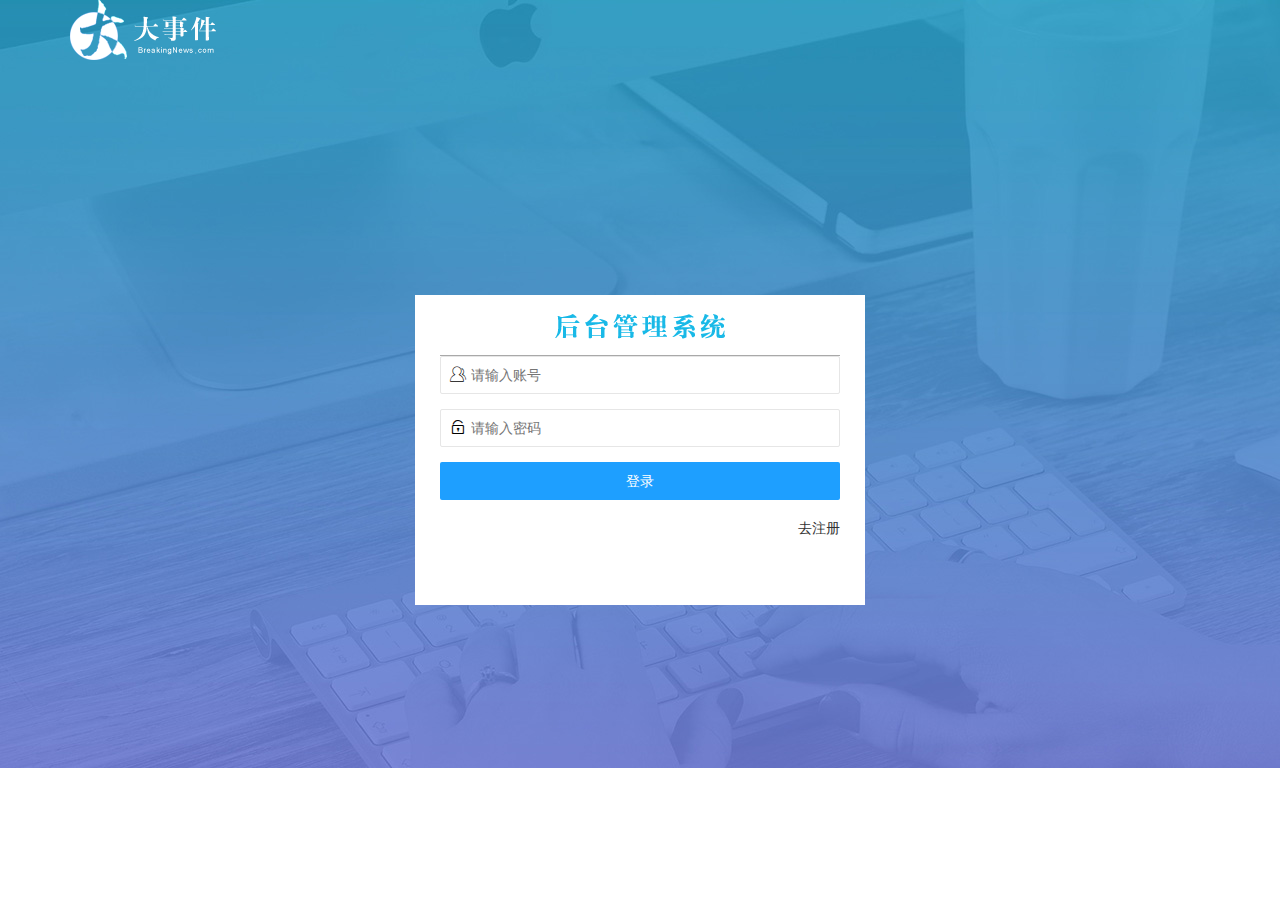
<file: login.html>
<!DOCTYPE html>
<html lang="en">
<head>
    <meta charset="UTF-8">
    <meta http-equiv="X-UA-Compatible" content="IE=edge">
    <meta name="viewport" content="width=device-width, initial-scale=1.0">
    <title>Document</title>
    <link rel="stylesheet" href="./assets/lib/layui/css/layui.css">

    <link rel="stylesheet" href="./assets/css/login.css">
</head>
<body>
    <div class="layui-container">
        <div class="layui-row">
            <img src="./assets/images/logo.png" alt="">
        </div>
   
      </div>      
      <div class="loginbox">
        <!-- login登录表单 -->

     <div class="toppic">
        <img src="./assets/images/login_title.png" alt="">
     </div>

     <form class="layui-form formone" action="">
       <!-- 账号 -->
        <div class="layui-form-item">
  
            <i class="layui-icon layui-icon-user"></i>
            <input type="text" name="username" required  lay-verify="required|names" placeholder="请输入账号" autocomplete="off" class="layui-input">
      
        </div>
        <!-- 密码 -->
        <div class="layui-form-item">
            <i class="layui-icon layui-icon-password"></i>
         
            <input type="password" name="password" required  lay-verify="required|pass" placeholder="请输入密码" autocomplete="off" class="layui-input">
   
        </div>
      
            <button class="layui-btn   layui-btn-normal layui-btn-fluid" lay-submit lay-filter="formDemo">登录</button>
            <div class="layui-form-item btn2" >
                <a href="javascrip:;" id="gotozc">去注册</a>
               
            </div>
     </form>
 
     <form class="layui-form formtwo" action="" style="display: none;">
       <!-- 账号 -->
        <div class="layui-form-item">
  
            <i class="layui-icon layui-icon-user"></i>
            <input type="text" name="username" required  lay-verify="required|names" placeholder="请输入账号" autocomplete="off" class="layui-input">
      
        </div>
        <!-- 密码 -->
        <div class="layui-form-item">
            <i class="layui-icon layui-icon-password"></i>
         
            <input type="password" name="password" required  lay-verify="required|pass" placeholder="请输入密码" autocomplete="off" class="layui-input srmm">
   
        </div>
      <!-- 确认密码 -->
      <div class="layui-form-item">
        <i class="layui-icon layui-icon-password"></i>
     
        <input type="password" name="repassword" required  lay-verify="required|pass|repwd" placeholder="请输入密码" autocomplete="off" class="layui-input qrmm">

    </div>

            <button class="layui-btn   layui-btn-normal layui-btn-fluid" lay-submit lay-filter="formDemo">注册</button>
            <div class="layui-form-item btn2" >
        
                <a href="javascrip:;" id="gotodl">去登录</a>
            </div>
     </form>
 


      </div>
      <script src="./assets/lib/jquery.js"></script>
      <script src="./assets/js/axios.js"></script>
      <script src="./assets/js/baseApi.js"></script>
      <script src="./assets/lib/layui/layui.all.js"></script>
      <script src="./assets/js/login.js"></script>
</body>
</html>
</file>
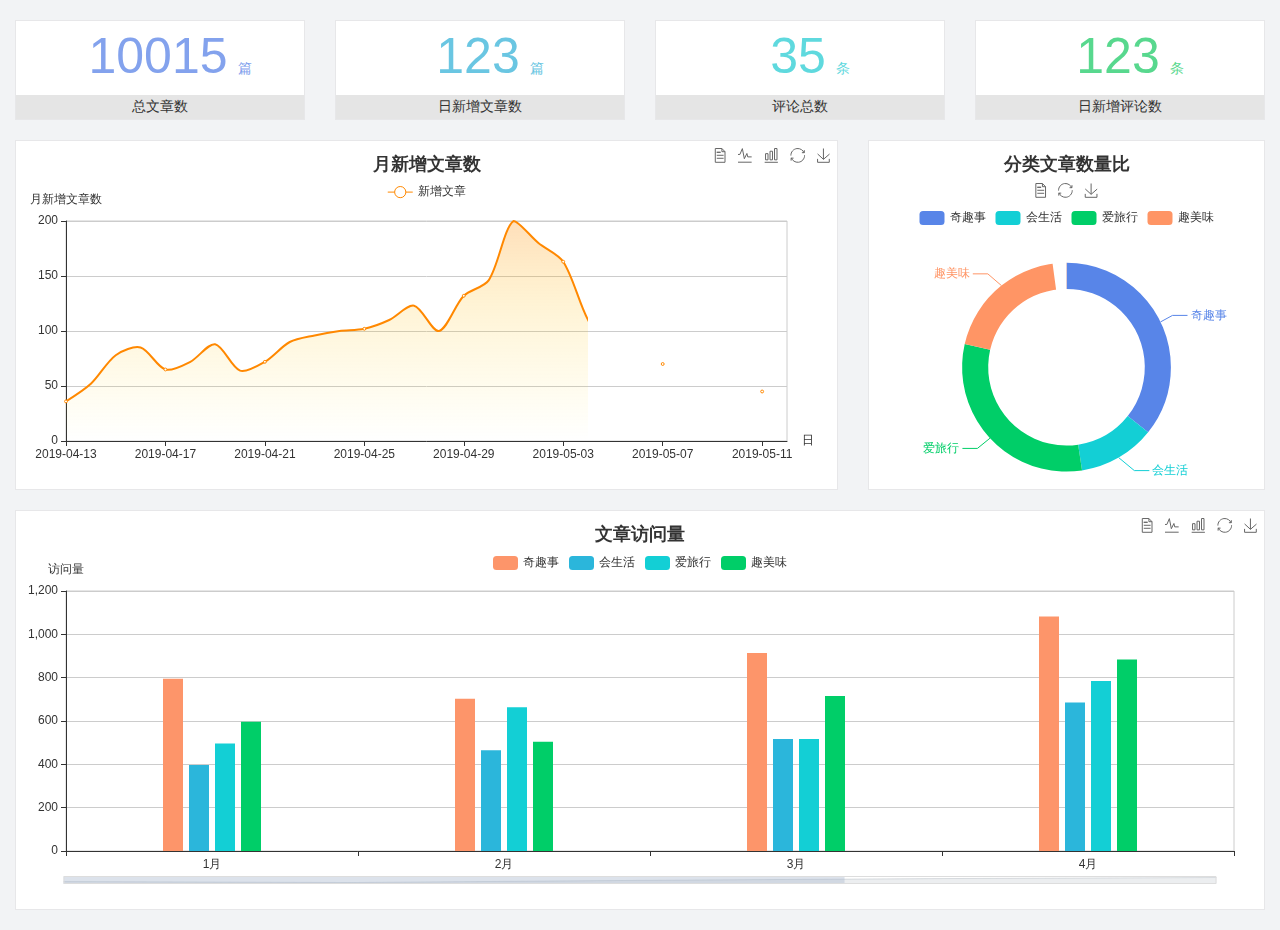
<file: home/dashboard.html>
<!DOCTYPE html>
<html lang="en">

<head>
  <meta charset="UTF-8">
  <meta name="viewport" content="width=device-width, initial-scale=1.0">
  <meta http-equiv="X-UA-Compatible" content="ie=edge">
  <title>图表统计</title>
  <link rel="stylesheet" href="../../assets/lib/bootstrap.css" />
  <link rel="stylesheet" href="../../assets/lib/main.css" />
  <script src="../../assets/lib/jquery.js"></script>
  <script type="text/javascript" src="../../assets/lib/echarts.min.js"></script>
</head>

<body>
  <div class="container-fluid">
    <div class="row spannel_list">
      <div class="col-sm-3 col-xs-6">
        <div class="spannel">
          <em>10015</em><span>篇</span>
          <b>总文章数</b>
        </div>
      </div>
      <div class="col-sm-3 col-xs-6">
        <div class="spannel scolor01">
          <em>123</em><span>篇</span>
          <b>日新增文章数</b>
        </div>
      </div>
      <div class="col-sm-3 col-xs-6">
        <div class="spannel scolor02">
          <em>35</em><span>条</span>
          <b>评论总数</b>
        </div>
      </div>
      <div class="col-sm-3 col-xs-6">
        <div class="spannel scolor03">
          <em>123</em><span>条</span>
          <b>日新增评论数</b>
        </div>
      </div>
    </div>
  </div>

  <div class="container-fluid">
    <div class="row curve-pie">
      <div class="col-lg-8 col-md-8">
        <div class="gragh_pannel" id="curve_show"></div>
      </div>
      <div class="col-lg-4 col-md-4">
        <div class="gragh_pannel" id="pie_show"></div>
      </div>
    </div>
  </div>

  <div class="container-fluid">
    <div class="column_pannel" id="column_show"></div>
  </div>

  <script>
    var oChart = echarts.init(document.getElementById('curve_show'));
    var aList_all = [
      { 'count': 36, 'date': '2019-04-13' },
      { 'count': 52, 'date': '2019-04-14' },
      { 'count': 78, 'date': '2019-04-15' },
      { 'count': 85, 'date': '2019-04-16' },
      { 'count': 65, 'date': '2019-04-17' },
      { 'count': 72, 'date': '2019-04-18' },
      { 'count': 88, 'date': '2019-04-19' },
      { 'count': 64, 'date': '2019-04-20' },
      { 'count': 72, 'date': '2019-04-21' },
      { 'count': 90, 'date': '2019-04-22' },
      { 'count': 96, 'date': '2019-04-23' },
      { 'count': 100, 'date': '2019-04-24' },
      { 'count': 102, 'date': '2019-04-25' },
      { 'count': 110, 'date': '2019-04-26' },
      { 'count': 123, 'date': '2019-04-27' },
      { 'count': 100, 'date': '2019-04-28' },
      { 'count': 132, 'date': '2019-04-29' },
      { 'count': 146, 'date': '2019-04-30' },
      { 'count': 200, 'date': '2019-05-01' },
      { 'count': 180, 'date': '2019-05-02' },
      { 'count': 163, 'date': '2019-05-03' },
      { 'count': 110, 'date': '2019-05-04' },
      { 'count': 80, 'date': '2019-05-05' },
      { 'count': 82, 'date': '2019-05-06' },
      { 'count': 70, 'date': '2019-05-07' },
      { 'count': 65, 'date': '2019-05-08' },
      { 'count': 54, 'date': '2019-05-09' },
      { 'count': 40, 'date': '2019-05-10' },
      { 'count': 45, 'date': '2019-05-11' },
      { 'count': 38, 'date': '2019-05-12' },
    ];

    let aCount = [];
    let aDate = [];

    for (var i = 0; i < aList_all.length; i++) {
      aCount.push(aList_all[i].count);
      aDate.push(aList_all[i].date);
    }

    var chartopt = {
      title: {
        text: '月新增文章数',
        left: 'center',
        top: '10'
      },
      tooltip: {
        trigger: 'axis'
      },
      legend: {
        data: ['新增文章'],
        top: '40'
      },
      toolbox: {
        show: true,
        feature: {
          mark: { show: true },
          dataView: { show: true, readOnly: false },
          magicType: { show: true, type: ['line', 'bar'] },
          restore: { show: true },
          saveAsImage: { show: true }
        }
      },
      calculable: true,
      xAxis: [
        {
          name: '日',
          type: 'category',
          boundaryGap: false,
          data: aDate
        }
      ],
      yAxis: [
        {
          name: '月新增文章数',
          type: 'value'
        }
      ],
      series: [
        {
          name: '新增文章',
          type: 'line',
          smooth: true,
          itemStyle: { normal: { areaStyle: { type: 'default' }, color: '#f80' }, lineStyle: { color: '#f80' } },
          data: aCount
        }],
      areaStyle: {
        normal: {
          color: new echarts.graphic.LinearGradient(0, 0, 0, 1, [{
            offset: 0,
            color: 'rgba(255,136,0,0.39)'
          }, {
            offset: .34,
            color: 'rgba(255,180,0,0.25)'
          }, {
            offset: 1,
            color: 'rgba(255,222,0,0.00)'
          }])

        }
      },
      grid: {
        show: true,
        x: 50,
        x2: 50,
        y: 80,
        height: 220
      }
    };

    oChart.setOption(chartopt);


    var oPie = echarts.init(document.getElementById('pie_show'));
    var oPieopt =
    {
      title: {
        top: 10,
        text: '分类文章数量比',
        x: 'center'
      },
      tooltip: {
        trigger: 'item',
        formatter: "{a} <br/>{b} : {c} ({d}%)"
      },
      color: ['#5885e8', '#13cfd5', '#00ce68', '#ff9565'],
      legend: {
        x: 'center',
        top: 65,
        data: ['奇趣事', '会生活', '爱旅行', '趣美味']
      },
      toolbox: {
        show: true,
        x: 'center',
        top: 35,
        feature: {
          mark: { show: true },
          dataView: { show: true, readOnly: false },
          magicType: {
            show: true,
            type: ['pie', 'funnel'],
            option: {
              funnel: {
                x: '25%',
                width: '50%',
                funnelAlign: 'left',
                max: 1548
              }
            }
          },
          restore: { show: true },
          saveAsImage: { show: true }
        }
      },
      calculable: true,
      series: [
        {
          name: '访问来源',
          type: 'pie',
          radius: ['45%', '60%'],
          center: ['50%', '65%'],
          data: [
            { value: 300, name: '奇趣事' },
            { value: 100, name: '会生活' },
            { value: 260, name: '爱旅行' },
            { value: 180, name: '趣美味' }
          ]
        }
      ]
    };
    oPie.setOption(oPieopt);



    var oColumn = this.echarts.init(document.getElementById('column_show'));
    var oColumnopt =
    {
      title: {
        text: '文章访问量',
        left: 'center',
        top: '10'
      },
      tooltip: {
        trigger: 'axis'
      },
      legend: {
        data: ['奇趣事', '会生活', '爱旅行', '趣美味'],
        top: '40'
      },
      toolbox: {
        show: true,
        feature: {
          mark: { show: true },
          dataView: { show: true, readOnly: false },
          magicType: { show: true, type: ['line', 'bar'] },
          restore: { show: true },
          saveAsImage: { show: true }
        }
      },
      calculable: true,
      xAxis: [
        {
          type: 'category',
          data: ['1月', '2月', '3月', '4月', '5月']
        }
      ],
      yAxis: [
        {
          name: '访问量',
          type: 'value'
        }
      ],
      series: [
        {
          name: '奇趣事',
          type: 'bar',
          barWidth: 20,
          itemStyle: {
            normal: { areaStyle: { type: 'default' }, color: '#fd956a' }
          },
          data: [800, 708, 920, 1090, 1200]
        },
        {
          name: '会生活',
          type: 'bar',
          barWidth: 20,
          itemStyle: {
            normal: { areaStyle: { type: 'default' }, color: '#2bb6db' }
          },
          data: [400, 468, 520, 690, 800]
        },
        {
          name: '爱旅行',
          type: 'bar',
          barWidth: 20,
          itemStyle: {
            normal: { areaStyle: { type: 'default' }, color: '#13cfd5' }
          },
          data: [500, 668, 520, 790, 900]
        },
        {
          name: '趣美味',
          type: 'bar',
          barWidth: 20,
          itemStyle: {
            normal: { areaStyle: { type: 'default' }, color: '#00ce68' }
          },
          data: [600, 508, 720, 890, 1000]
        }
      ],
      grid: {
        show: true,
        x: 50,
        x2: 30,
        y: 80,
        height: 260
      },
      dataZoom: [//给x轴设置滚动条
        {
          start: 0,//默认为0
          end: 100 - 1000 / 31,//默认为100
          type: 'slider',
          show: true,
          xAxisIndex: [0],
          handleSize: 0,//滑动条的 左右2个滑动条的大小
          height: 8,//组件高度
          left: 45, //左边的距离
          right: 50,//右边的距离
          bottom: 26,//右边的距离
          handleColor: '#ddd',//h滑动图标的颜色
          handleStyle: {
            borderColor: "#cacaca",
            borderWidth: "1",
            shadowBlur: 2,
            background: "#ddd",
            shadowColor: "#ddd",
          }
        }]
    };
    oColumn.setOption(oColumnopt);
  </script>
</body>

</html>
</file>
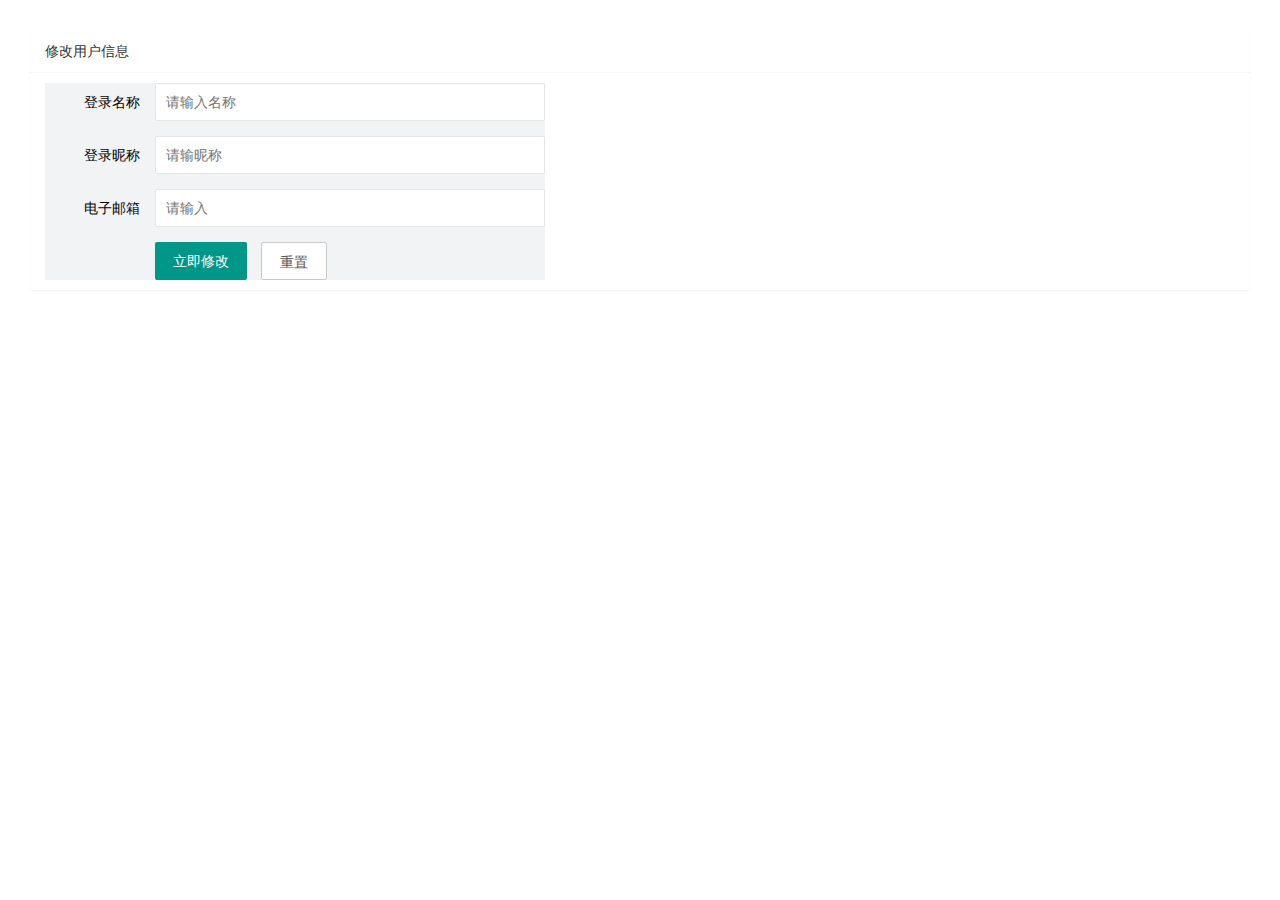
<file: user/user_info.html>
<!DOCTYPE html>
<html lang="en">
<head>
    <meta charset="UTF-8">
    <meta http-equiv="X-UA-Compatible" content="IE=edge">
    <meta name="viewport" content="width=device-width, initial-scale=1.0">
    <link rel="stylesheet" href="../assets/lib/layui/css/layui.css">
    <link rel="stylesheet" href="../assets/css/user_info.css">
  
    <title>Document</title>
</head>
<body>
    <div class="layui-card">
        <div class="layui-card-header">修改用户信息</div>
        <div class="layui-card-body">
         
            <form class="layui-form"  lay-filter="xxx" action="">
               
                <div class="layui-form-item">
                  <label class="layui-form-label">登录名称</label>
                  <div class="layui-input-block">
                    <input type="text" name="username" required  lay-verify="required|names" placeholder="请输入名称" autocomplete="off" class="layui-input">
                  </div>
                </div>
            <input type="hidden" name="id">
                <div class="layui-form-item">
                  <label class="layui-form-label">登录昵称</label>
                  <div class="layui-input-block">
                    <input type="text" name="nickname" required  lay-verify="required|names" placeholder="请输昵称" autocomplete="off" class="layui-input">
                  </div>
                </div>
            
                <div class="layui-form-item">
                  <label class="layui-form-label">电子邮箱</label>
                  <div class="layui-input-block">
                    <input type="text" name="email" required  lay-verify="required|email" placeholder="请输入" autocomplete="off" class="layui-input">
                  </div>
                </div>
            
            
            
                <div class="layui-input-block">
                    <button class="layui-btn" lay-submit lay-filter="formDemo">立即修改</button>
                    <button type="reset" class="layui-btn layui-btn-primary">重置</button>
                  </div>
            
            
            
            
            </form>














        </div>
      </div>
          

<script src="../assets/lib/layui/layui.all.js"></script>
<script src="../assets/lib/jquery.js"></script>
<script src="../assets/js/baseApi.js"></script>
    <script src="../assets/js/user_info.js"></script>
</body>
</html>
</file>
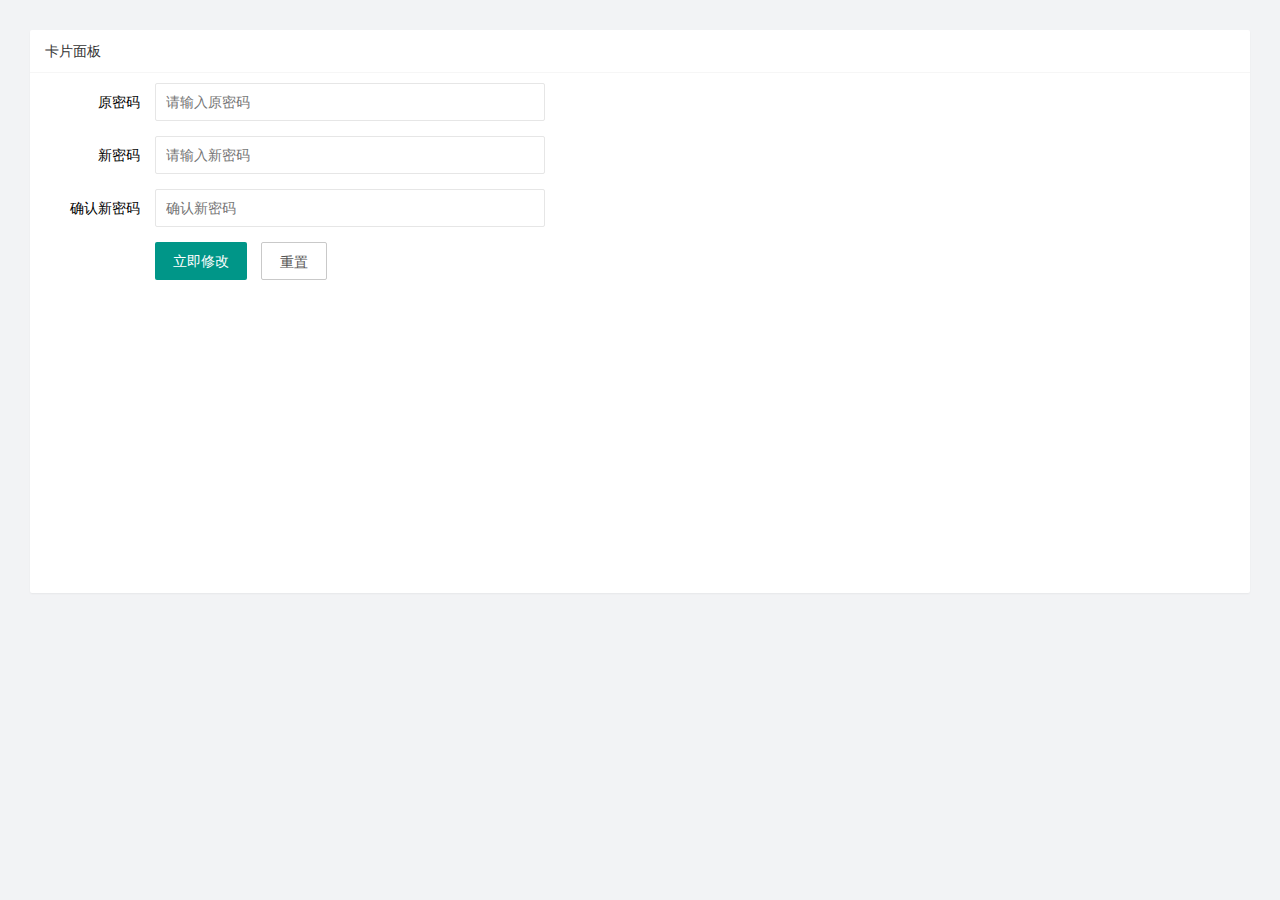
<file: user/user_pass.html>
<!DOCTYPE html>
<html lang="en">
<head>
    <meta charset="UTF-8">
    <meta http-equiv="X-UA-Compatible" content="IE=edge">
    <meta name="viewport" content="width=device-width, initial-scale=1.0">
    <link rel="stylesheet" href="../assets/lib/layui/css/layui.css">
    <link rel="stylesheet" href="../assets/css/user_pass.css">
    <title>Document</title>
</head>
<body>



    <div class="layui-card">
        <div class="layui-card-header">卡片面板</div>
        <div class="layui-card-body">
       <form class="layui-form" action="">
        <div class="layui-form-item">
          <label class="layui-form-label">原密码</label>
          <div class="layui-input-block">
            <input type="password" name="oldPwd" required  lay-verify="required|pass" placeholder="请输入原密码" autocomplete="off" class="layui-input oldpwds">
          </div>
        </div>
        <div class="layui-form-item">
          <label class="layui-form-label">新密码</label>
          <div class="layui-input-block">
            <input type="password" name="newPwd" required  lay-verify="required|pass" placeholder="请输入新密码" autocomplete="off" class="layui-input newpwds">
          </div>
        </div>
        <div class="layui-form-item">
          <label class="layui-form-label ">确认新密码</label>
          <div class="layui-input-block">
            <input type="password" name="renewPwd" required  lay-verify="required|pass|repwd" placeholder="确认新密码" autocomplete="off" class="layui-input renewpwd">
          </div>
        </div>

        <div class="layui-input-block">
            <button class="layui-btn" lay-submit lay-filter="formDemo">立即修改</button>
            <button type="reset" class="layui-btn layui-btn-primary">重置</button>
          </div>
    </form>
        </div>
      </div>
          






      <script src="../assets/js/axios.js"></script>
    <script src="../assets/lib/layui/layui.all.js"></script>
<script src="../assets/lib/jquery.js"></script>
<script src="../assets/js/baseApi.js"></script>

    <script src="../assets/js/user_pass.js"></script>
</body>
</html>
</file>
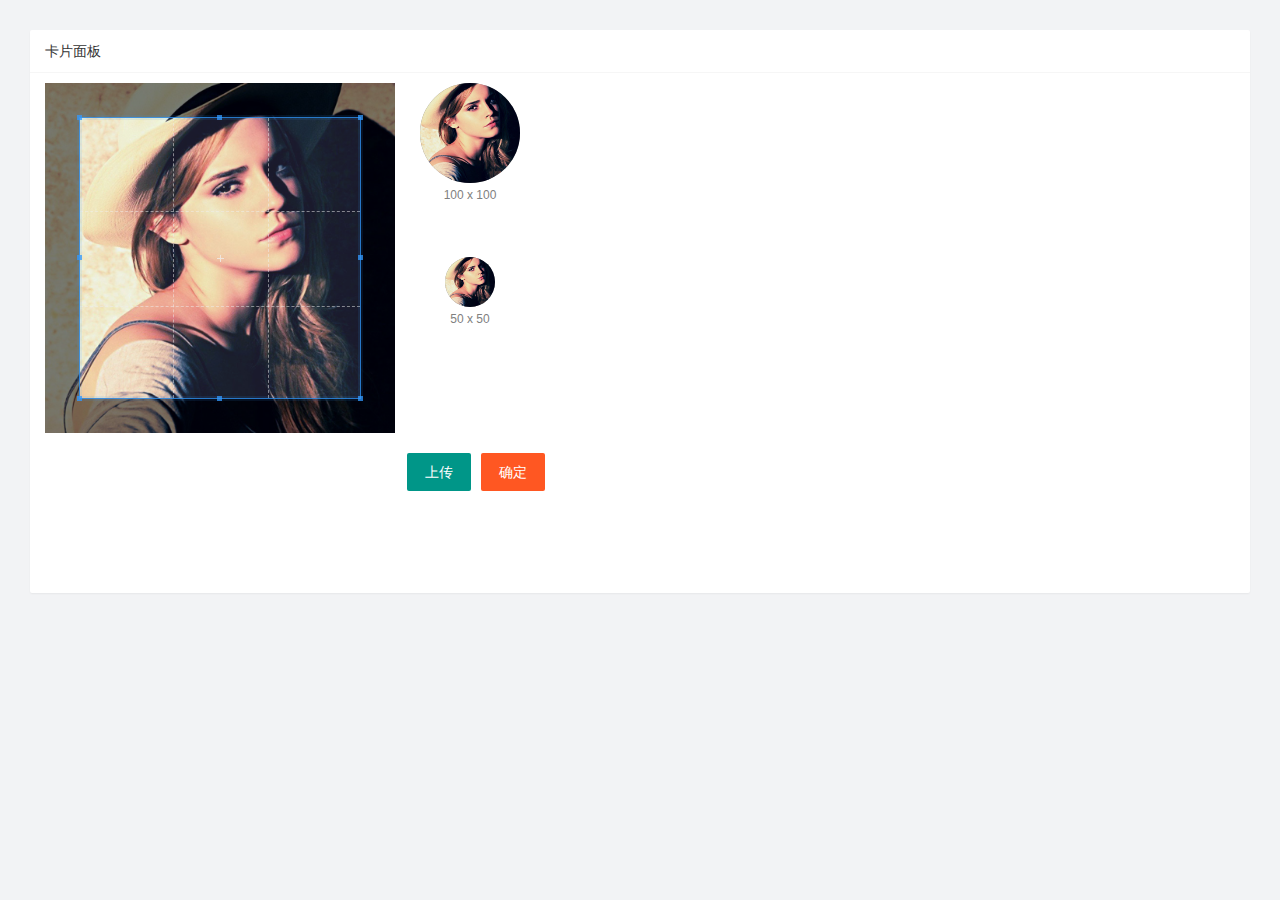
<file: user/user_tou.html>
<!DOCTYPE html>
<html lang="en">
<head>
    <meta charset="UTF-8">
    <meta http-equiv="X-UA-Compatible" content="IE=edge">
    <meta name="viewport" content="width=device-width, initial-scale=1.0">

    <link rel="stylesheet" href="../assets/lib/layui/css/layui.css">
 
    <link rel="stylesheet" href="../assets/lib/cropper/cropper.css">
       <link rel="stylesheet" href="../assets/css/user_tou.css">

    <title>Document</title>
</head>
<body>



    <div class="layui-card">
        <div class="layui-card-header">卡片面板</div>
        <div class="layui-card-body">
           <!-- 第一行的图片裁剪和预览区域 -->
  <div class="row1">
    <!-- 图片裁剪区域 -->
    <div class="cropper-box">
      <!-- 这个 img 标签很重要，将来会把它初始化为裁剪区域 -->
      <img id="image" src="/assets/images/sample.jpg" />
    </div>
    <!-- 图片的预览区域 -->
    <div class="preview-box">
      <div>
        <!-- 宽高为 100px 的预览区域 -->
        <div class="img-preview w100"></div>
        <p class="size">100 x 100</p>
      </div>
      <div>
        <!-- 宽高为 50px 的预览区域 -->
        <div class="img-preview w50"></div>
        <p class="size">50 x 50</p>
      </div>
    </div>
  </div>

  <!-- 第二行的按钮区域 -->
  <div class="row2">
    <input type="file" name="" id="btn" style="display: none;" accept="*image/png,image/jpeg">
    <button type="button" class="layui-btn">上传</button>
    <button type="button" class="layui-btn layui-btn-danger">确定</button>
  </div>
        </div>
      </div>




    <script src="../assets/js/axios.js"></script>
    <script src="../assets/lib/layui/layui.all.js"></script>
<script src="../assets/lib/jquery.js"></script>
<script src="../assets/js/baseApi.js"></script>
<script src="../assets/lib/cropper/Cropper.js"></script>
<script src="../assets/lib/cropper/jquery-cropper.js"></script>


    <script src="../assets/js/user_tou.js"></script>
    
</body>
</html>
</file>
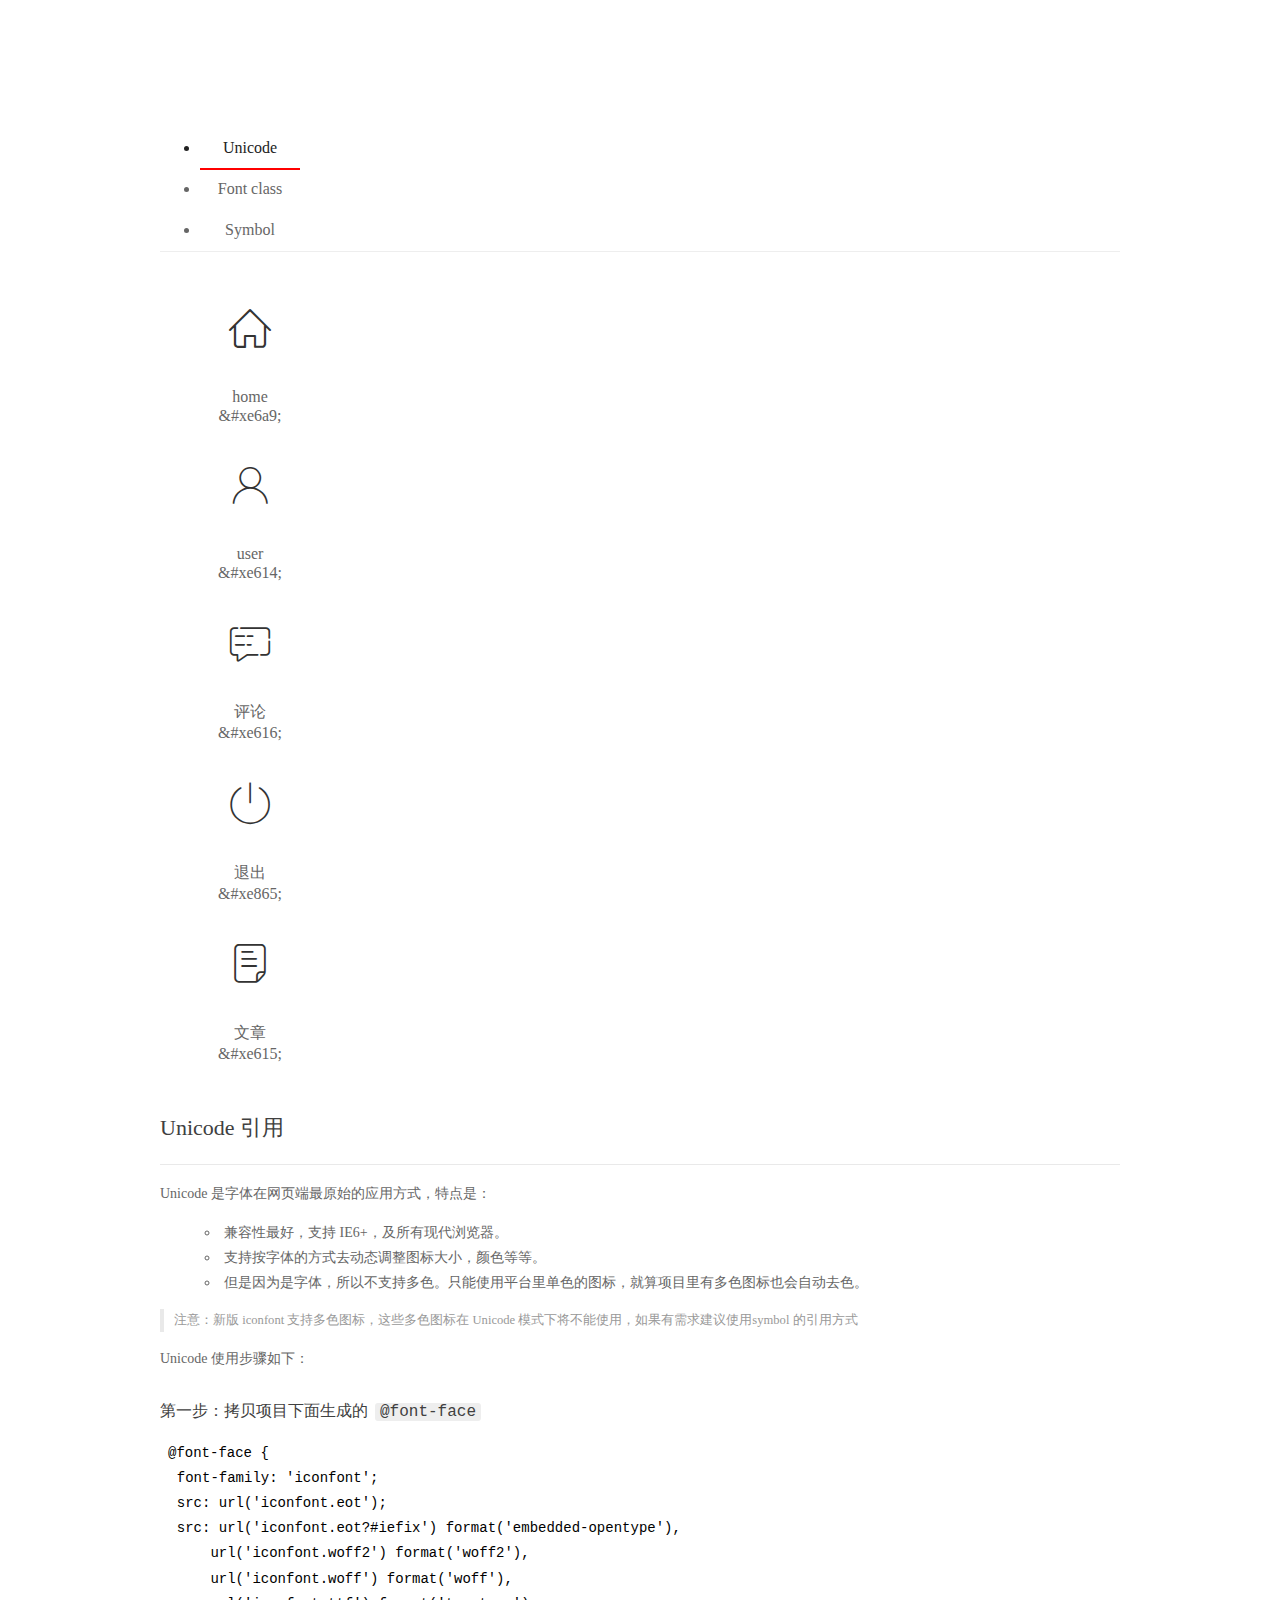
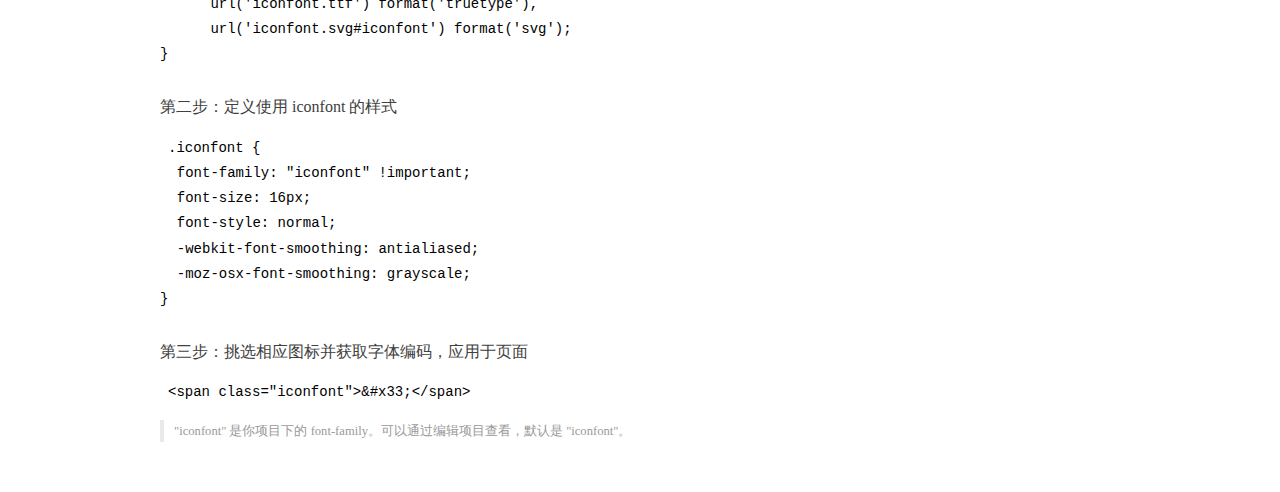
<file: assets/fonts/demo_index.html>
<!DOCTYPE html>
<html>
<head>
  <meta charset="utf-8"/>
  <title>IconFont Demo</title>
  <link rel="shortcut icon" href="https://gtms04.alicdn.com/tps/i4/TB1_oz6GVXXXXaFXpXXJDFnIXXX-64-64.ico" type="image/x-icon"/>
  <link rel="stylesheet" href="https://g.alicdn.com/thx/cube/1.3.2/cube.min.css">
  <link rel="stylesheet" href="demo.css">
  <link rel="stylesheet" href="iconfont.css">
  <script src="iconfont.js"></script>
  <!-- jQuery -->
  <script src="https://a1.alicdn.com/oss/uploads/2018/12/26/7bfddb60-08e8-11e9-9b04-53e73bb6408b.js"></script>
  <!-- 代码高亮 -->
  <script src="https://a1.alicdn.com/oss/uploads/2018/12/26/a3f714d0-08e6-11e9-8a15-ebf944d7534c.js"></script>
</head>
<body>
  <div class="main">
    <h1 class="logo"><a href="https://www.iconfont.cn/" title="iconfont 首页" target="_blank">&#xe86b;</a></h1>
    <div class="nav-tabs">
      <ul id="tabs" class="dib-box">
        <li class="dib active"><span>Unicode</span></li>
        <li class="dib"><span>Font class</span></li>
        <li class="dib"><span>Symbol</span></li>
      </ul>
      
    </div>
    <div class="tab-container">
      <div class="content unicode" style="display: block;">
          <ul class="icon_lists dib-box">
          
            <li class="dib">
              <span class="icon iconfont">&#xe6a9;</span>
                <div class="name">home</div>
                <div class="code-name">&amp;#xe6a9;</div>
              </li>
          
            <li class="dib">
              <span class="icon iconfont">&#xe614;</span>
                <div class="name">user</div>
                <div class="code-name">&amp;#xe614;</div>
              </li>
          
            <li class="dib">
              <span class="icon iconfont">&#xe616;</span>
                <div class="name">评论</div>
                <div class="code-name">&amp;#xe616;</div>
              </li>
          
            <li class="dib">
              <span class="icon iconfont">&#xe865;</span>
                <div class="name">退出</div>
                <div class="code-name">&amp;#xe865;</div>
              </li>
          
            <li class="dib">
              <span class="icon iconfont">&#xe615;</span>
                <div class="name">文章</div>
                <div class="code-name">&amp;#xe615;</div>
              </li>
          
          </ul>
          <div class="article markdown">
          <h2 id="unicode-">Unicode 引用</h2>
          <hr>

          <p>Unicode 是字体在网页端最原始的应用方式，特点是：</p>
          <ul>
            <li>兼容性最好，支持 IE6+，及所有现代浏览器。</li>
            <li>支持按字体的方式去动态调整图标大小，颜色等等。</li>
            <li>但是因为是字体，所以不支持多色。只能使用平台里单色的图标，就算项目里有多色图标也会自动去色。</li>
          </ul>
          <blockquote>
            <p>注意：新版 iconfont 支持多色图标，这些多色图标在 Unicode 模式下将不能使用，如果有需求建议使用symbol 的引用方式</p>
          </blockquote>
          <p>Unicode 使用步骤如下：</p>
          <h3 id="-font-face">第一步：拷贝项目下面生成的 <code>@font-face</code></h3>
<pre><code class="language-css"
>@font-face {
  font-family: 'iconfont';
  src: url('iconfont.eot');
  src: url('iconfont.eot?#iefix') format('embedded-opentype'),
      url('iconfont.woff2') format('woff2'),
      url('iconfont.woff') format('woff'),
      url('iconfont.ttf') format('truetype'),
      url('iconfont.svg#iconfont') format('svg');
}
</code></pre>
          <h3 id="-iconfont-">第二步：定义使用 iconfont 的样式</h3>
<pre><code class="language-css"
>.iconfont {
  font-family: "iconfont" !important;
  font-size: 16px;
  font-style: normal;
  -webkit-font-smoothing: antialiased;
  -moz-osx-font-smoothing: grayscale;
}
</code></pre>
          <h3 id="-">第三步：挑选相应图标并获取字体编码，应用于页面</h3>
<pre>
<code class="language-html"
>&lt;span class="iconfont"&gt;&amp;#x33;&lt;/span&gt;
</code></pre>
          <blockquote>
            <p>"iconfont" 是你项目下的 font-family。可以通过编辑项目查看，默认是 "iconfont"。</p>
          </blockquote>
          </div>
      </div>
      <div class="content font-class">
        <ul class="icon_lists dib-box">
          
          <li class="dib">
            <span class="icon iconfont icon-home"></span>
            <div class="name">
              home
            </div>
            <div class="code-name">.icon-home
            </div>
          </li>
          
          <li class="dib">
            <span class="icon iconfont icon-user"></span>
            <div class="name">
              user
            </div>
            <div class="code-name">.icon-user
            </div>
          </li>
          
          <li class="dib">
            <span class="icon iconfont icon-pinglun"></span>
            <div class="name">
              评论
            </div>
            <div class="code-name">.icon-pinglun
            </div>
          </li>
          
          <li class="dib">
            <span class="icon iconfont icon-tuichu"></span>
            <div class="name">
              退出
            </div>
            <div class="code-name">.icon-tuichu
            </div>
          </li>
          
          <li class="dib">
            <span class="icon iconfont icon-16"></span>
            <div class="name">
              文章
            </div>
            <div class="code-name">.icon-16
            </div>
          </li>
          
        </ul>
        <div class="article markdown">
        <h2 id="font-class-">font-class 引用</h2>
        <hr>

        <p>font-class 是 Unicode 使用方式的一种变种，主要是解决 Unicode 书写不直观，语意不明确的问题。</p>
        <p>与 Unicode 使用方式相比，具有如下特点：</p>
        <ul>
          <li>兼容性良好，支持 IE8+，及所有现代浏览器。</li>
          <li>相比于 Unicode 语意明确，书写更直观。可以很容易分辨这个 icon 是什么。</li>
          <li>因为使用 class 来定义图标，所以当要替换图标时，只需要修改 class 里面的 Unicode 引用。</li>
          <li>不过因为本质上还是使用的字体，所以多色图标还是不支持的。</li>
        </ul>
        <p>使用步骤如下：</p>
        <h3 id="-fontclass-">第一步：引入项目下面生成的 fontclass 代码：</h3>
<pre><code class="language-html">&lt;link rel="stylesheet" href="./iconfont.css"&gt;
</code></pre>
        <h3 id="-">第二步：挑选相应图标并获取类名，应用于页面：</h3>
<pre><code class="language-html">&lt;span class="iconfont icon-xxx"&gt;&lt;/span&gt;
</code></pre>
        <blockquote>
          <p>"
            iconfont" 是你项目下的 font-family。可以通过编辑项目查看，默认是 "iconfont"。</p>
        </blockquote>
      </div>
      </div>
      <div class="content symbol">
          <ul class="icon_lists dib-box">
          
            <li class="dib">
                <svg class="icon svg-icon" aria-hidden="true">
                  <use xlink:href="#icon-home"></use>
                </svg>
                <div class="name">home</div>
                <div class="code-name">#icon-home</div>
            </li>
          
            <li class="dib">
                <svg class="icon svg-icon" aria-hidden="true">
                  <use xlink:href="#icon-user"></use>
                </svg>
                <div class="name">user</div>
                <div class="code-name">#icon-user</div>
            </li>
          
            <li class="dib">
                <svg class="icon svg-icon" aria-hidden="true">
                  <use xlink:href="#icon-pinglun"></use>
                </svg>
                <div class="name">评论</div>
                <div class="code-name">#icon-pinglun</div>
            </li>
          
            <li class="dib">
                <svg class="icon svg-icon" aria-hidden="true">
                  <use xlink:href="#icon-tuichu"></use>
                </svg>
                <div class="name">退出</div>
                <div class="code-name">#icon-tuichu</div>
            </li>
          
            <li class="dib">
                <svg class="icon svg-icon" aria-hidden="true">
                  <use xlink:href="#icon-16"></use>
                </svg>
                <div class="name">文章</div>
                <div class="code-name">#icon-16</div>
            </li>
          
          </ul>
          <div class="article markdown">
          <h2 id="symbol-">Symbol 引用</h2>
          <hr>

          <p>这是一种全新的使用方式，应该说这才是未来的主流，也是平台目前推荐的用法。相关介绍可以参考这篇<a href="">文章</a>
            这种用法其实是做了一个 SVG 的集合，与另外两种相比具有如下特点：</p>
          <ul>
            <li>支持多色图标了，不再受单色限制。</li>
            <li>通过一些技巧，支持像字体那样，通过 <code>font-size</code>, <code>color</code> 来调整样式。</li>
            <li>兼容性较差，支持 IE9+，及现代浏览器。</li>
            <li>浏览器渲染 SVG 的性能一般，还不如 png。</li>
          </ul>
          <p>使用步骤如下：</p>
          <h3 id="-symbol-">第一步：引入项目下面生成的 symbol 代码：</h3>
<pre><code class="language-html">&lt;script src="./iconfont.js"&gt;&lt;/script&gt;
</code></pre>
          <h3 id="-css-">第二步：加入通用 CSS 代码（引入一次就行）：</h3>
<pre><code class="language-html">&lt;style&gt;
.icon {
  width: 1em;
  height: 1em;
  vertical-align: -0.15em;
  fill: currentColor;
  overflow: hidden;
}
&lt;/style&gt;
</code></pre>
          <h3 id="-">第三步：挑选相应图标并获取类名，应用于页面：</h3>
<pre><code class="language-html">&lt;svg class="icon" aria-hidden="true"&gt;
  &lt;use xlink:href="#icon-xxx"&gt;&lt;/use&gt;
&lt;/svg&gt;
</code></pre>
          </div>
      </div>

    </div>
  </div>
  <script>
  $(document).ready(function () {
      $('.tab-container .content:first').show()

      $('#tabs li').click(function (e) {
        var tabContent = $('.tab-container .content')
        var index = $(this).index()

        if ($(this).hasClass('active')) {
          return
        } else {
          $('#tabs li').removeClass('active')
          $(this).addClass('active')

          tabContent.hide().eq(index).fadeIn()
        }
      })
    })
  </script>
</body>
</html>
</file>
<file: assets/lib/layui/css/layui.css>
/** layui-v2.5.5 MIT License By https://www.layui.com */
 .layui-inline,img{display:inline-block;vertical-align:middle}h1,h2,h3,h4,h5,h6{font-weight:400}.layui-edge,.layui-header,.layui-inline,.layui-main{position:relative}.layui-body,.layui-edge,.layui-elip{overflow:hidden}.layui-btn,.layui-edge,.layui-inline,img{vertical-align:middle}.layui-btn,.layui-disabled,.layui-icon,.layui-unselect{-moz-user-select:none;-webkit-user-select:none;-ms-user-select:none}.layui-elip,.layui-form-checkbox span,.layui-form-pane .layui-form-label{text-overflow:ellipsis;white-space:nowrap}.layui-breadcrumb,.layui-tree-btnGroup{visibility:hidden}blockquote,body,button,dd,div,dl,dt,form,h1,h2,h3,h4,h5,h6,input,li,ol,p,pre,td,textarea,th,ul{margin:0;padding:0;-webkit-tap-highlight-color:rgba(0,0,0,0)}a:active,a:hover{outline:0}img{border:none}li{list-style:none}table{border-collapse:collapse;border-spacing:0}h4,h5,h6{font-size:100%}button,input,optgroup,option,select,textarea{font-family:inherit;font-size:inherit;font-style:inherit;font-weight:inherit;outline:0}pre{white-space:pre-wrap;white-space:-moz-pre-wrap;white-space:-pre-wrap;white-space:-o-pre-wrap;word-wrap:break-word}body{line-height:24px;font:14px Helvetica Neue,Helvetica,PingFang SC,Tahoma,Arial,sans-serif}hr{height:1px;margin:10px 0;border:0;clear:both}a{color:#333;text-decoration:none}a:hover{color:#777}a cite{font-style:normal;*cursor:pointer}.layui-border-box,.layui-border-box *{box-sizing:border-box}.layui-box,.layui-box *{box-sizing:content-box}.layui-clear{clear:both;*zoom:1}.layui-clear:after{content:'\20';clear:both;*zoom:1;display:block;height:0}.layui-inline{*display:inline;*zoom:1}.layui-edge{display:inline-block;width:0;height:0;border-width:6px;border-style:dashed;border-color:transparent}.layui-edge-top{top:-4px;border-bottom-color:#999;border-bottom-style:solid}.layui-edge-right{border-left-color:#999;border-left-style:solid}.layui-edge-bottom{top:2px;border-top-color:#999;border-top-style:solid}.layui-edge-left{border-right-color:#999;border-right-style:solid}.layui-disabled,.layui-disabled:hover{color:#d2d2d2!important;cursor:not-allowed!important}.layui-circle{border-radius:100%}.layui-show{display:block!important}.layui-hide{display:none!important}@font-face{font-family:layui-icon;src:url(../font/iconfont.eot?v=250);src:url(../font/iconfont.eot?v=250#iefix) format('embedded-opentype'),url(../font/iconfont.woff2?v=250) format('woff2'),url(../font/iconfont.woff?v=250) format('woff'),url(../font/iconfont.ttf?v=250) format('truetype'),url(../font/iconfont.svg?v=250#layui-icon) format('svg')}.layui-icon{font-family:layui-icon!important;font-size:16px;font-style:normal;-webkit-font-smoothing:antialiased;-moz-osx-font-smoothing:grayscale}.layui-icon-reply-fill:before{content:"\e611"}.layui-icon-set-fill:before{content:"\e614"}.layui-icon-menu-fill:before{content:"\e60f"}.layui-icon-search:before{content:"\e615"}.layui-icon-share:before{content:"\e641"}.layui-icon-set-sm:before{content:"\e620"}.layui-icon-engine:before{content:"\e628"}.layui-icon-close:before{content:"\1006"}.layui-icon-close-fill:before{content:"\1007"}.layui-icon-chart-screen:before{content:"\e629"}.layui-icon-star:before{content:"\e600"}.layui-icon-circle-dot:before{content:"\e617"}.layui-icon-chat:before{content:"\e606"}.layui-icon-release:before{content:"\e609"}.layui-icon-list:before{content:"\e60a"}.layui-icon-chart:before{content:"\e62c"}.layui-icon-ok-circle:before{content:"\1005"}.layui-icon-layim-theme:before{content:"\e61b"}.layui-icon-table:before{content:"\e62d"}.layui-icon-right:before{content:"\e602"}.layui-icon-left:before{content:"\e603"}.layui-icon-cart-simple:before{content:"\e698"}.layui-icon-face-cry:before{content:"\e69c"}.layui-icon-face-smile:before{content:"\e6af"}.layui-icon-survey:before{content:"\e6b2"}.layui-icon-tree:before{content:"\e62e"}.layui-icon-upload-circle:before{content:"\e62f"}.layui-icon-add-circle:before{content:"\e61f"}.layui-icon-download-circle:before{content:"\e601"}.layui-icon-templeate-1:before{content:"\e630"}.layui-icon-util:before{content:"\e631"}.layui-icon-face-surprised:before{content:"\e664"}.layui-icon-edit:before{content:"\e642"}.layui-icon-speaker:before{content:"\e645"}.layui-icon-down:before{content:"\e61a"}.layui-icon-file:before{content:"\e621"}.layui-icon-layouts:before{content:"\e632"}.layui-icon-rate-half:before{content:"\e6c9"}.layui-icon-add-circle-fine:before{content:"\e608"}.layui-icon-prev-circle:before{content:"\e633"}.layui-icon-read:before{content:"\e705"}.layui-icon-404:before{content:"\e61c"}.layui-icon-carousel:before{content:"\e634"}.layui-icon-help:before{content:"\e607"}.layui-icon-code-circle:before{content:"\e635"}.layui-icon-water:before{content:"\e636"}.layui-icon-username:before{content:"\e66f"}.layui-icon-find-fill:before{content:"\e670"}.layui-icon-about:before{content:"\e60b"}.layui-icon-location:before{content:"\e715"}.layui-icon-up:before{content:"\e619"}.layui-icon-pause:before{content:"\e651"}.layui-icon-date:before{content:"\e637"}.layui-icon-layim-uploadfile:before{content:"\e61d"}.layui-icon-delete:before{content:"\e640"}.layui-icon-play:before{content:"\e652"}.layui-icon-top:before{content:"\e604"}.layui-icon-friends:before{content:"\e612"}.layui-icon-refresh-3:before{content:"\e9aa"}.layui-icon-ok:before{content:"\e605"}.layui-icon-layer:before{content:"\e638"}.layui-icon-face-smile-fine:before{content:"\e60c"}.layui-icon-dollar:before{content:"\e659"}.layui-icon-group:before{content:"\e613"}.layui-icon-layim-download:before{content:"\e61e"}.layui-icon-picture-fine:before{content:"\e60d"}.layui-icon-link:before{content:"\e64c"}.layui-icon-diamond:before{content:"\e735"}.layui-icon-log:before{content:"\e60e"}.layui-icon-rate-solid:before{content:"\e67a"}.layui-icon-fonts-del:before{content:"\e64f"}.layui-icon-unlink:before{content:"\e64d"}.layui-icon-fonts-clear:before{content:"\e639"}.layui-icon-triangle-r:before{content:"\e623"}.layui-icon-circle:before{content:"\e63f"}.layui-icon-radio:before{content:"\e643"}.layui-icon-align-center:before{content:"\e647"}.layui-icon-align-right:before{content:"\e648"}.layui-icon-align-left:before{content:"\e649"}.layui-icon-loading-1:before{content:"\e63e"}.layui-icon-return:before{content:"\e65c"}.layui-icon-fonts-strong:before{content:"\e62b"}.layui-icon-upload:before{content:"\e67c"}.layui-icon-dialogue:before{content:"\e63a"}.layui-icon-video:before{content:"\e6ed"}.layui-icon-headset:before{content:"\e6fc"}.layui-icon-cellphone-fine:before{content:"\e63b"}.layui-icon-add-1:before{content:"\e654"}.layui-icon-face-smile-b:before{content:"\e650"}.layui-icon-fonts-html:before{content:"\e64b"}.layui-icon-form:before{content:"\e63c"}.layui-icon-cart:before{content:"\e657"}.layui-icon-camera-fill:before{content:"\e65d"}.layui-icon-tabs:before{content:"\e62a"}.layui-icon-fonts-code:before{content:"\e64e"}.layui-icon-fire:before{content:"\e756"}.layui-icon-set:before{content:"\e716"}.layui-icon-fonts-u:before{content:"\e646"}.layui-icon-triangle-d:before{content:"\e625"}.layui-icon-tips:before{content:"\e702"}.layui-icon-picture:before{content:"\e64a"}.layui-icon-more-vertical:before{content:"\e671"}.layui-icon-flag:before{content:"\e66c"}.layui-icon-loading:before{content:"\e63d"}.layui-icon-fonts-i:before{content:"\e644"}.layui-icon-refresh-1:before{content:"\e666"}.layui-icon-rmb:before{content:"\e65e"}.layui-icon-home:before{content:"\e68e"}.layui-icon-user:before{content:"\e770"}.layui-icon-notice:before{content:"\e667"}.layui-icon-login-weibo:before{content:"\e675"}.layui-icon-voice:before{content:"\e688"}.layui-icon-upload-drag:before{content:"\e681"}.layui-icon-login-qq:before{content:"\e676"}.layui-icon-snowflake:before{content:"\e6b1"}.layui-icon-file-b:before{content:"\e655"}.layui-icon-template:before{content:"\e663"}.layui-icon-auz:before{content:"\e672"}.layui-icon-console:before{content:"\e665"}.layui-icon-app:before{content:"\e653"}.layui-icon-prev:before{content:"\e65a"}.layui-icon-website:before{content:"\e7ae"}.layui-icon-next:before{content:"\e65b"}.layui-icon-component:before{content:"\e857"}.layui-icon-more:before{content:"\e65f"}.layui-icon-login-wechat:before{content:"\e677"}.layui-icon-shrink-right:before{content:"\e668"}.layui-icon-spread-left:before{content:"\e66b"}.layui-icon-camera:before{content:"\e660"}.layui-icon-note:before{content:"\e66e"}.layui-icon-refresh:before{content:"\e669"}.layui-icon-female:before{content:"\e661"}.layui-icon-male:before{content:"\e662"}.layui-icon-password:before{content:"\e673"}.layui-icon-senior:before{content:"\e674"}.layui-icon-theme:before{content:"\e66a"}.layui-icon-tread:before{content:"\e6c5"}.layui-icon-praise:before{content:"\e6c6"}.layui-icon-star-fill:before{content:"\e658"}.layui-icon-rate:before{content:"\e67b"}.layui-icon-template-1:before{content:"\e656"}.layui-icon-vercode:before{content:"\e679"}.layui-icon-cellphone:before{content:"\e678"}.layui-icon-screen-full:before{content:"\e622"}.layui-icon-screen-restore:before{content:"\e758"}.layui-icon-cols:before{content:"\e610"}.layui-icon-export:before{content:"\e67d"}.layui-icon-print:before{content:"\e66d"}.layui-icon-slider:before{content:"\e714"}.layui-icon-addition:before{content:"\e624"}.layui-icon-subtraction:before{content:"\e67e"}.layui-icon-service:before{content:"\e626"}.layui-icon-transfer:before{content:"\e691"}.layui-main{width:1140px;margin:0 auto}.layui-header{z-index:1000;height:60px}.layui-header a:hover{transition:all .5s;-webkit-transition:all .5s}.layui-side{position:fixed;left:0;top:0;bottom:0;z-index:999;width:200px;overflow-x:hidden}.layui-side-scroll{position:relative;width:220px;height:100%;overflow-x:hidden}.layui-body{position:absolute;left:200px;right:0;top:0;bottom:0;z-index:998;width:auto;overflow-y:auto;box-sizing:border-box}.layui-layout-body{overflow:hidden}.layui-layout-admin .layui-header{background-color:#23262E}.layui-layout-admin .layui-side{top:60px;width:200px;overflow-x:hidden}.layui-layout-admin .layui-body{position:fixed;top:60px;bottom:44px}.layui-layout-admin .layui-main{width:auto;margin:0 15px}.layui-layout-admin .layui-footer{position:fixed;left:200px;right:0;bottom:0;height:44px;line-height:44px;padding:0 15px;background-color:#eee}.layui-layout-admin .layui-logo{position:absolute;left:0;top:0;width:200px;height:100%;line-height:60px;text-align:center;color:#009688;font-size:16px}.layui-layout-admin .layui-header .layui-nav{background:0 0}.layui-layout-left{position:absolute!important;left:200px;top:0}.layui-layout-right{position:absolute!important;right:0;top:0}.layui-container{position:relative;margin:0 auto;padding:0 15px;box-sizing:border-box}.layui-fluid{position:relative;margin:0 auto;padding:0 15px}.layui-row:after,.layui-row:before{content:'';display:block;clear:both}.layui-col-lg1,.layui-col-lg10,.layui-col-lg11,.layui-col-lg12,.layui-col-lg2,.layui-col-lg3,.layui-col-lg4,.layui-col-lg5,.layui-col-lg6,.layui-col-lg7,.layui-col-lg8,.layui-col-lg9,.layui-col-md1,.layui-col-md10,.layui-col-md11,.layui-col-md12,.layui-col-md2,.layui-col-md3,.layui-col-md4,.layui-col-md5,.layui-col-md6,.layui-col-md7,.layui-col-md8,.layui-col-md9,.layui-col-sm1,.layui-col-sm10,.layui-col-sm11,.layui-col-sm12,.layui-col-sm2,.layui-col-sm3,.layui-col-sm4,.layui-col-sm5,.layui-col-sm6,.layui-col-sm7,.layui-col-sm8,.layui-col-sm9,.layui-col-xs1,.layui-col-xs10,.layui-col-xs11,.layui-col-xs12,.layui-col-xs2,.layui-col-xs3,.layui-col-xs4,.layui-col-xs5,.layui-col-xs6,.layui-col-xs7,.layui-col-xs8,.layui-col-xs9{position:relative;display:block;box-sizing:border-box}.layui-col-xs1,.layui-col-xs10,.layui-col-xs11,.layui-col-xs12,.layui-col-xs2,.layui-col-xs3,.layui-col-xs4,.layui-col-xs5,.layui-col-xs6,.layui-col-xs7,.layui-col-xs8,.layui-col-xs9{float:left}.layui-col-xs1{width:8.33333333%}.layui-col-xs2{width:16.66666667%}.layui-col-xs3{width:25%}.layui-col-xs4{width:33.33333333%}.layui-col-xs5{width:41.66666667%}.layui-col-xs6{width:50%}.layui-col-xs7{width:58.33333333%}.layui-col-xs8{width:66.66666667%}.layui-col-xs9{width:75%}.layui-col-xs10{width:83.33333333%}.layui-col-xs11{width:91.66666667%}.layui-col-xs12{width:100%}.layui-col-xs-offset1{margin-left:8.33333333%}.layui-col-xs-offset2{margin-left:16.66666667%}.layui-col-xs-offset3{margin-left:25%}.layui-col-xs-offset4{margin-left:33.33333333%}.layui-col-xs-offset5{margin-left:41.66666667%}.layui-col-xs-offset6{margin-left:50%}.layui-col-xs-offset7{margin-left:58.33333333%}.layui-col-xs-offset8{margin-left:66.66666667%}.layui-col-xs-offset9{margin-left:75%}.layui-col-xs-offset10{margin-left:83.33333333%}.layui-col-xs-offset11{margin-left:91.66666667%}.layui-col-xs-offset12{margin-left:100%}@media screen and (max-width:768px){.layui-hide-xs{display:none!important}.layui-show-xs-block{display:block!important}.layui-show-xs-inline{display:inline!important}.layui-show-xs-inline-block{display:inline-block!important}}@media screen and (min-width:768px){.layui-container{width:750px}.layui-hide-sm{display:none!important}.layui-show-sm-block{display:block!important}.layui-show-sm-inline{display:inline!important}.layui-show-sm-inline-block{display:inline-block!important}.layui-col-sm1,.layui-col-sm10,.layui-col-sm11,.layui-col-sm12,.layui-col-sm2,.layui-col-sm3,.layui-col-sm4,.layui-col-sm5,.layui-col-sm6,.layui-col-sm7,.layui-col-sm8,.layui-col-sm9{float:left}.layui-col-sm1{width:8.33333333%}.layui-col-sm2{width:16.66666667%}.layui-col-sm3{width:25%}.layui-col-sm4{width:33.33333333%}.layui-col-sm5{width:41.66666667%}.layui-col-sm6{width:50%}.layui-col-sm7{width:58.33333333%}.layui-col-sm8{width:66.66666667%}.layui-col-sm9{width:75%}.layui-col-sm10{width:83.33333333%}.layui-col-sm11{width:91.66666667%}.layui-col-sm12{width:100%}.layui-col-sm-offset1{margin-left:8.33333333%}.layui-col-sm-offset2{margin-left:16.66666667%}.layui-col-sm-offset3{margin-left:25%}.layui-col-sm-offset4{margin-left:33.33333333%}.layui-col-sm-offset5{margin-left:41.66666667%}.layui-col-sm-offset6{margin-left:50%}.layui-col-sm-offset7{margin-left:58.33333333%}.layui-col-sm-offset8{margin-left:66.66666667%}.layui-col-sm-offset9{margin-left:75%}.layui-col-sm-offset10{margin-left:83.33333333%}.layui-col-sm-offset11{margin-left:91.66666667%}.layui-col-sm-offset12{margin-left:100%}}@media screen and (min-width:992px){.layui-container{width:970px}.layui-hide-md{display:none!important}.layui-show-md-block{display:block!important}.layui-show-md-inline{display:inline!important}.layui-show-md-inline-block{display:inline-block!important}.layui-col-md1,.layui-col-md10,.layui-col-md11,.layui-col-md12,.layui-col-md2,.layui-col-md3,.layui-col-md4,.layui-col-md5,.layui-col-md6,.layui-col-md7,.layui-col-md8,.layui-col-md9{float:left}.layui-col-md1{width:8.33333333%}.layui-col-md2{width:16.66666667%}.layui-col-md3{width:25%}.layui-col-md4{width:33.33333333%}.layui-col-md5{width:41.66666667%}.layui-col-md6{width:50%}.layui-col-md7{width:58.33333333%}.layui-col-md8{width:66.66666667%}.layui-col-md9{width:75%}.layui-col-md10{width:83.33333333%}.layui-col-md11{width:91.66666667%}.layui-col-md12{width:100%}.layui-col-md-offset1{margin-left:8.33333333%}.layui-col-md-offset2{margin-left:16.66666667%}.layui-col-md-offset3{margin-left:25%}.layui-col-md-offset4{margin-left:33.33333333%}.layui-col-md-offset5{margin-left:41.66666667%}.layui-col-md-offset6{margin-left:50%}.layui-col-md-offset7{margin-left:58.33333333%}.layui-col-md-offset8{margin-left:66.66666667%}.layui-col-md-offset9{margin-left:75%}.layui-col-md-offset10{margin-left:83.33333333%}.layui-col-md-offset11{margin-left:91.66666667%}.layui-col-md-offset12{margin-left:100%}}@media screen and (min-width:1200px){.layui-container{width:1170px}.layui-hide-lg{display:none!important}.layui-show-lg-block{display:block!important}.layui-show-lg-inline{display:inline!important}.layui-show-lg-inline-block{display:inline-block!important}.layui-col-lg1,.layui-col-lg10,.layui-col-lg11,.layui-col-lg12,.layui-col-lg2,.layui-col-lg3,.layui-col-lg4,.layui-col-lg5,.layui-col-lg6,.layui-col-lg7,.layui-col-lg8,.layui-col-lg9{float:left}.layui-col-lg1{width:8.33333333%}.layui-col-lg2{width:16.66666667%}.layui-col-lg3{width:25%}.layui-col-lg4{width:33.33333333%}.layui-col-lg5{width:41.66666667%}.layui-col-lg6{width:50%}.layui-col-lg7{width:58.33333333%}.layui-col-lg8{width:66.66666667%}.layui-col-lg9{width:75%}.layui-col-lg10{width:83.33333333%}.layui-col-lg11{width:91.66666667%}.layui-col-lg12{width:100%}.layui-col-lg-offset1{margin-left:8.33333333%}.layui-col-lg-offset2{margin-left:16.66666667%}.layui-col-lg-offset3{margin-left:25%}.layui-col-lg-offset4{margin-left:33.33333333%}.layui-col-lg-offset5{margin-left:41.66666667%}.layui-col-lg-offset6{margin-left:50%}.layui-col-lg-offset7{margin-left:58.33333333%}.layui-col-lg-offset8{margin-left:66.66666667%}.layui-col-lg-offset9{margin-left:75%}.layui-col-lg-offset10{margin-left:83.33333333%}.layui-col-lg-offset11{margin-left:91.66666667%}.layui-col-lg-offset12{margin-left:100%}}.layui-col-space1{margin:-.5px}.layui-col-space1>*{padding:.5px}.layui-col-space3{margin:-1.5px}.layui-col-space3>*{padding:1.5px}.layui-col-space5{margin:-2.5px}.layui-col-space5>*{padding:2.5px}.layui-col-space8{margin:-3.5px}.layui-col-space8>*{padding:3.5px}.layui-col-space10{margin:-5px}.layui-col-space10>*{padding:5px}.layui-col-space12{margin:-6px}.layui-col-space12>*{padding:6px}.layui-col-space15{margin:-7.5px}.layui-col-space15>*{padding:7.5px}.layui-col-space18{margin:-9px}.layui-col-space18>*{padding:9px}.layui-col-space20{margin:-10px}.layui-col-space20>*{padding:10px}.layui-col-space22{margin:-11px}.layui-col-space22>*{padding:11px}.layui-col-space25{margin:-12.5px}.layui-col-space25>*{padding:12.5px}.layui-col-space30{margin:-15px}.layui-col-space30>*{padding:15px}.layui-btn,.layui-input,.layui-select,.layui-textarea,.layui-upload-button{outline:0;-webkit-appearance:none;transition:all .3s;-webkit-transition:all .3s;box-sizing:border-box}.layui-elem-quote{margin-bottom:10px;padding:15px;line-height:22px;border-left:5px solid #009688;border-radius:0 2px 2px 0;background-color:#f2f2f2}.layui-quote-nm{border-style:solid;border-width:1px 1px 1px 5px;background:0 0}.layui-elem-field{margin-bottom:10px;padding:0;border-width:1px;border-style:solid}.layui-elem-field legend{margin-left:20px;padding:0 10px;font-size:20px;font-weight:300}.layui-field-title{margin:10px 0 20px;border-width:1px 0 0}.layui-field-box{padding:10px 15px}.layui-field-title .layui-field-box{padding:10px 0}.layui-progress{position:relative;height:6px;border-radius:20px;background-color:#e2e2e2}.layui-progress-bar{position:absolute;left:0;top:0;width:0;max-width:100%;height:6px;border-radius:20px;text-align:right;background-color:#5FB878;transition:all .3s;-webkit-transition:all .3s}.layui-progress-big,.layui-progress-big .layui-progress-bar{height:18px;line-height:18px}.layui-progress-text{position:relative;top:-20px;line-height:18px;font-size:12px;color:#666}.layui-progress-big .layui-progress-text{position:static;padding:0 10px;color:#fff}.layui-collapse{border-width:1px;border-style:solid;border-radius:2px}.layui-colla-content,.layui-colla-item{border-top-width:1px;border-top-style:solid}.layui-colla-item:first-child{border-top:none}.layui-colla-title{position:relative;height:42px;line-height:42px;padding:0 15px 0 35px;color:#333;background-color:#f2f2f2;cursor:pointer;font-size:14px;overflow:hidden}.layui-colla-content{display:none;padding:10px 15px;line-height:22px;color:#666}.layui-colla-icon{position:absolute;left:15px;top:0;font-size:14px}.layui-card{margin-bottom:15px;border-radius:2px;background-color:#fff;box-shadow:0 1px 2px 0 rgba(0,0,0,.05)}.layui-card:last-child{margin-bottom:0}.layui-card-header{position:relative;height:42px;line-height:42px;padding:0 15px;border-bottom:1px solid #f6f6f6;color:#333;border-radius:2px 2px 0 0;font-size:14px}.layui-bg-black,.layui-bg-blue,.layui-bg-cyan,.layui-bg-green,.layui-bg-orange,.layui-bg-red{color:#fff!important}.layui-card-body{position:relative;padding:10px 15px;line-height:24px}.layui-card-body[pad15]{padding:15px}.layui-card-body[pad20]{padding:20px}.layui-card-body .layui-table{margin:5px 0}.layui-card .layui-tab{margin:0}.layui-panel-window{position:relative;padding:15px;border-radius:0;border-top:5px solid #E6E6E6;background-color:#fff}.layui-auxiliar-moving{position:fixed;left:0;right:0;top:0;bottom:0;width:100%;height:100%;background:0 0;z-index:9999999999}.layui-form-label,.layui-form-mid,.layui-form-select,.layui-input-block,.layui-input-inline,.layui-textarea{position:relative}.layui-bg-red{background-color:#FF5722!important}.layui-bg-orange{background-color:#FFB800!important}.layui-bg-green{background-color:#009688!important}.layui-bg-cyan{background-color:#2F4056!important}.layui-bg-blue{background-color:#1E9FFF!important}.layui-bg-black{background-color:#393D49!important}.layui-bg-gray{background-color:#eee!important;color:#666!important}.layui-badge-rim,.layui-colla-content,.layui-colla-item,.layui-collapse,.layui-elem-field,.layui-form-pane .layui-form-item[pane],.layui-form-pane .layui-form-label,.layui-input,.layui-layedit,.layui-layedit-tool,.layui-quote-nm,.layui-select,.layui-tab-bar,.layui-tab-card,.layui-tab-title,.layui-tab-title .layui-this:after,.layui-textarea{border-color:#e6e6e6}.layui-timeline-item:before,hr{background-color:#e6e6e6}.layui-text{line-height:22px;font-size:14px;color:#666}.layui-text h1,.layui-text h2,.layui-text h3{font-weight:500;color:#333}.layui-text h1{font-size:30px}.layui-text h2{font-size:24px}.layui-text h3{font-size:18px}.layui-text a:not(.layui-btn){color:#01AAED}.layui-text a:not(.layui-btn):hover{text-decoration:underline}.layui-text ul{padding:5px 0 5px 15px}.layui-text ul li{margin-top:5px;list-style-type:disc}.layui-text em,.layui-word-aux{color:#999!important;padding:0 5px!important}.layui-btn{display:inline-block;height:38px;line-height:38px;padding:0 18px;background-color:#009688;color:#fff;white-space:nowrap;text-align:center;font-size:14px;border:none;border-radius:2px;cursor:pointer}.layui-btn:hover{opacity:.8;filter:alpha(opacity=80);color:#fff}.layui-btn:active{opacity:1;filter:alpha(opacity=100)}.layui-btn+.layui-btn{margin-left:10px}.layui-btn-container{font-size:0}.layui-btn-container .layui-btn{margin-right:10px;margin-bottom:10px}.layui-btn-container .layui-btn+.layui-btn{margin-left:0}.layui-table .layui-btn-container .layui-btn{margin-bottom:9px}.layui-btn-radius{border-radius:100px}.layui-btn .layui-icon{margin-right:3px;font-size:18px;vertical-align:bottom;vertical-align:middle\9}.layui-btn-primary{border:1px solid #C9C9C9;background-color:#fff;color:#555}.layui-btn-primary:hover{border-color:#009688;color:#333}.layui-btn-normal{background-color:#1E9FFF}.layui-btn-warm{background-color:#FFB800}.layui-btn-danger{background-color:#FF5722}.layui-btn-checked{background-color:#5FB878}.layui-btn-disabled,.layui-btn-disabled:active,.layui-btn-disabled:hover{border:1px solid #e6e6e6;background-color:#FBFBFB;color:#C9C9C9;cursor:not-allowed;opacity:1}.layui-btn-lg{height:44px;line-height:44px;padding:0 25px;font-size:16px}.layui-btn-sm{height:30px;line-height:30px;padding:0 10px;font-size:12px}.layui-btn-sm i{font-size:16px!important}.layui-btn-xs{height:22px;line-height:22px;padding:0 5px;font-size:12px}.layui-btn-xs i{font-size:14px!important}.layui-btn-group{display:inline-block;vertical-align:middle;font-size:0}.layui-btn-group .layui-btn{margin-left:0!important;margin-right:0!important;border-left:1px solid rgba(255,255,255,.5);border-radius:0}.layui-btn-group .layui-btn-primary{border-left:none}.layui-btn-group .layui-btn-primary:hover{border-color:#C9C9C9;color:#009688}.layui-btn-group .layui-btn:first-child{border-left:none;border-radius:2px 0 0 2px}.layui-btn-group .layui-btn-primary:first-child{border-left:1px solid #c9c9c9}.layui-btn-group .layui-btn:last-child{border-radius:0 2px 2px 0}.layui-btn-group .layui-btn+.layui-btn{margin-left:0}.layui-btn-group+.layui-btn-group{margin-left:10px}.layui-btn-fluid{width:100%}.layui-input,.layui-select,.layui-textarea{height:38px;line-height:1.3;line-height:38px\9;border-width:1px;border-style:solid;background-color:#fff;border-radius:2px}.layui-input::-webkit-input-placeholder,.layui-select::-webkit-input-placeholder,.layui-textarea::-webkit-input-placeholder{line-height:1.3}.layui-input,.layui-textarea{display:block;width:100%;padding-left:10px}.layui-input:hover,.layui-textarea:hover{border-color:#D2D2D2!important}.layui-input:focus,.layui-textarea:focus{border-color:#C9C9C9!important}.layui-textarea{min-height:100px;height:auto;line-height:20px;padding:6px 10px;resize:vertical}.layui-select{padding:0 10px}.layui-form input[type=checkbox],.layui-form input[type=radio],.layui-form select{display:none}.layui-form [lay-ignore]{display:initial}.layui-form-item{margin-bottom:15px;clear:both;*zoom:1}.layui-form-item:after{content:'\20';clear:both;*zoom:1;display:block;height:0}.layui-form-label{float:left;display:block;padding:9px 15px;width:80px;font-weight:400;line-height:20px;text-align:right}.layui-form-label-col{display:block;float:none;padding:9px 0;line-height:20px;text-align:left}.layui-form-item .layui-inline{margin-bottom:5px;margin-right:10px}.layui-input-block{margin-left:110px;min-height:36px}.layui-input-inline{display:inline-block;vertical-align:middle}.layui-form-item .layui-input-inline{float:left;width:190px;margin-right:10px}.layui-form-text .layui-input-inline{width:auto}.layui-form-mid{float:left;display:block;padding:9px 0!important;line-height:20px;margin-right:10px}.layui-form-danger+.layui-form-select .layui-input,.layui-form-danger:focus{border-color:#FF5722!important}.layui-form-select .layui-input{padding-right:30px;cursor:pointer}.layui-form-select .layui-edge{position:absolute;right:10px;top:50%;margin-top:-3px;cursor:pointer;border-width:6px;border-top-color:#c2c2c2;border-top-style:solid;transition:all .3s;-webkit-transition:all .3s}.layui-form-select dl{display:none;position:absolute;left:0;top:42px;padding:5px 0;z-index:899;min-width:100%;border:1px solid #d2d2d2;max-height:300px;overflow-y:auto;background-color:#fff;border-radius:2px;box-shadow:0 2px 4px rgba(0,0,0,.12);box-sizing:border-box}.layui-form-select dl dd,.layui-form-select dl dt{padding:0 10px;line-height:36px;white-space:nowrap;overflow:hidden;text-overflow:ellipsis}.layui-form-select dl dt{font-size:12px;color:#999}.layui-form-select dl dd{cursor:pointer}.layui-form-select dl dd:hover{background-color:#f2f2f2;-webkit-transition:.5s all;transition:.5s all}.layui-form-select .layui-select-group dd{padding-left:20px}.layui-form-select dl dd.layui-select-tips{padding-left:10px!important;color:#999}.layui-form-select dl dd.layui-this{background-color:#5FB878;color:#fff}.layui-form-checkbox,.layui-form-select dl dd.layui-disabled{background-color:#fff}.layui-form-selected dl{display:block}.layui-form-checkbox,.layui-form-checkbox *,.layui-form-switch{display:inline-block;vertical-align:middle}.layui-form-selected .layui-edge{margin-top:-9px;-webkit-transform:rotate(180deg);transform:rotate(180deg);margin-top:-3px\9}:root .layui-form-selected .layui-edge{margin-top:-9px\0/IE9}.layui-form-selectup dl{top:auto;bottom:42px}.layui-select-none{margin:5px 0;text-align:center;color:#999}.layui-select-disabled .layui-disabled{border-color:#eee!important}.layui-select-disabled .layui-edge{border-top-color:#d2d2d2}.layui-form-checkbox{position:relative;height:30px;line-height:30px;margin-right:10px;padding-right:30px;cursor:pointer;font-size:0;-webkit-transition:.1s linear;transition:.1s linear;box-sizing:border-box}.layui-form-checkbox span{padding:0 10px;height:100%;font-size:14px;border-radius:2px 0 0 2px;background-color:#d2d2d2;color:#fff;overflow:hidden}.layui-form-checkbox:hover span{background-color:#c2c2c2}.layui-form-checkbox i{position:absolute;right:0;top:0;width:30px;height:28px;border:1px solid #d2d2d2;border-left:none;border-radius:0 2px 2px 0;color:#fff;font-size:20px;text-align:center}.layui-form-checkbox:hover i{border-color:#c2c2c2;color:#c2c2c2}.layui-form-checked,.layui-form-checked:hover{border-color:#5FB878}.layui-form-checked span,.layui-form-checked:hover span{background-color:#5FB878}.layui-form-checked i,.layui-form-checked:hover i{color:#5FB878}.layui-form-item .layui-form-checkbox{margin-top:4px}.layui-form-checkbox[lay-skin=primary]{height:auto!important;line-height:normal!important;min-width:18px;min-height:18px;border:none!important;margin-right:0;padding-left:28px;padding-right:0;background:0 0}.layui-form-checkbox[lay-skin=primary] span{padding-left:0;padding-right:15px;line-height:18px;background:0 0;color:#666}.layui-form-checkbox[lay-skin=primary] i{right:auto;left:0;width:16px;height:16px;line-height:16px;border:1px solid #d2d2d2;font-size:12px;border-radius:2px;background-color:#fff;-webkit-transition:.1s linear;transition:.1s linear}.layui-form-checkbox[lay-skin=primary]:hover i{border-color:#5FB878;color:#fff}.layui-form-checked[lay-skin=primary] i{border-color:#5FB878!important;background-color:#5FB878;color:#fff}.layui-checkbox-disbaled[lay-skin=primary] span{background:0 0!important;color:#c2c2c2}.layui-checkbox-disbaled[lay-skin=primary]:hover i{border-color:#d2d2d2}.layui-form-item .layui-form-checkbox[lay-skin=primary]{margin-top:10px}.layui-form-switch{position:relative;height:22px;line-height:22px;min-width:35px;padding:0 5px;margin-top:8px;border:1px solid #d2d2d2;border-radius:20px;cursor:pointer;background-color:#fff;-webkit-transition:.1s linear;transition:.1s linear}.layui-form-switch i{position:absolute;left:5px;top:3px;width:16px;height:16px;border-radius:20px;background-color:#d2d2d2;-webkit-transition:.1s linear;transition:.1s linear}.layui-form-switch em{position:relative;top:0;width:25px;margin-left:21px;padding:0!important;text-align:center!important;color:#999!important;font-style:normal!important;font-size:12px}.layui-form-onswitch{border-color:#5FB878;background-color:#5FB878}.layui-checkbox-disbaled,.layui-checkbox-disbaled i{border-color:#e2e2e2!important}.layui-form-onswitch i{left:100%;margin-left:-21px;background-color:#fff}.layui-form-onswitch em{margin-left:5px;margin-right:21px;color:#fff!important}.layui-checkbox-disbaled span{background-color:#e2e2e2!important}.layui-checkbox-disbaled:hover i{color:#fff!important}[lay-radio]{display:none}.layui-form-radio,.layui-form-radio *{display:inline-block;vertical-align:middle}.layui-form-radio{line-height:28px;margin:6px 10px 0 0;padding-right:10px;cursor:pointer;font-size:0}.layui-form-radio *{font-size:14px}.layui-form-radio>i{margin-right:8px;font-size:22px;color:#c2c2c2}.layui-form-radio>i:hover,.layui-form-radioed>i{color:#5FB878}.layui-radio-disbaled>i{color:#e2e2e2!important}.layui-form-pane .layui-form-label{width:110px;padding:8px 15px;height:38px;line-height:20px;border-width:1px;border-style:solid;border-radius:2px 0 0 2px;text-align:center;background-color:#FBFBFB;overflow:hidden;box-sizing:border-box}.layui-form-pane .layui-input-inline{margin-left:-1px}.layui-form-pane .layui-input-block{margin-left:110px;left:-1px}.layui-form-pane .layui-input{border-radius:0 2px 2px 0}.layui-form-pane .layui-form-text .layui-form-label{float:none;width:100%;border-radius:2px;box-sizing:border-box;text-align:left}.layui-form-pane .layui-form-text .layui-input-inline{display:block;margin:0;top:-1px;clear:both}.layui-form-pane .layui-form-text .layui-input-block{margin:0;left:0;top:-1px}.layui-form-pane .layui-form-text .layui-textarea{min-height:100px;border-radius:0 0 2px 2px}.layui-form-pane .layui-form-checkbox{margin:4px 0 4px 10px}.layui-form-pane .layui-form-radio,.layui-form-pane .layui-form-switch{margin-top:6px;margin-left:10px}.layui-form-pane .layui-form-item[pane]{position:relative;border-width:1px;border-style:solid}.layui-form-pane .layui-form-item[pane] .layui-form-label{position:absolute;left:0;top:0;height:100%;border-width:0 1px 0 0}.layui-form-pane .layui-form-item[pane] .layui-input-inline{margin-left:110px}@media screen and (max-width:450px){.layui-form-item .layui-form-label{text-overflow:ellipsis;overflow:hidden;white-space:nowrap}.layui-form-item .layui-inline{display:block;margin-right:0;margin-bottom:20px;clear:both}.layui-form-item .layui-inline:after{content:'\20';clear:both;display:block;height:0}.layui-form-item .layui-input-inline{display:block;float:none;left:-3px;width:auto;margin:0 0 10px 112px}.layui-form-item .layui-input-inline+.layui-form-mid{margin-left:110px;top:-5px;padding:0}.layui-form-item .layui-form-checkbox{margin-right:5px;margin-bottom:5px}}.layui-layedit{border-width:1px;border-style:solid;border-radius:2px}.layui-layedit-tool{padding:3px 5px;border-bottom-width:1px;border-bottom-style:solid;font-size:0}.layedit-tool-fixed{position:fixed;top:0;border-top:1px solid #e2e2e2}.layui-layedit-tool .layedit-tool-mid,.layui-layedit-tool .layui-icon{display:inline-block;vertical-align:middle;text-align:center;font-size:14px}.layui-layedit-tool .layui-icon{position:relative;width:32px;height:30px;line-height:30px;margin:3px 5px;color:#777;cursor:pointer;border-radius:2px}.layui-layedit-tool .layui-icon:hover{color:#393D49}.layui-layedit-tool .layui-icon:active{color:#000}.layui-layedit-tool .layedit-tool-active{background-color:#e2e2e2;color:#000}.layui-layedit-tool .layui-disabled,.layui-layedit-tool .layui-disabled:hover{color:#d2d2d2;cursor:not-allowed}.layui-layedit-tool .layedit-tool-mid{width:1px;height:18px;margin:0 10px;background-color:#d2d2d2}.layedit-tool-html{width:50px!important;font-size:30px!important}.layedit-tool-b,.layedit-tool-code,.layedit-tool-help{font-size:16px!important}.layedit-tool-d,.layedit-tool-face,.layedit-tool-image,.layedit-tool-unlink{font-size:18px!important}.layedit-tool-image input{position:absolute;font-size:0;left:0;top:0;width:100%;height:100%;opacity:.01;filter:Alpha(opacity=1);cursor:pointer}.layui-layedit-iframe iframe{display:block;width:100%}#LAY_layedit_code{overflow:hidden}.layui-laypage{display:inline-block;*display:inline;*zoom:1;vertical-align:middle;margin:10px 0;font-size:0}.layui-laypage>a:first-child,.layui-laypage>a:first-child em{border-radius:2px 0 0 2px}.layui-laypage>a:last-child,.layui-laypage>a:last-child em{border-radius:0 2px 2px 0}.layui-laypage>:first-child{margin-left:0!important}.layui-laypage>:last-child{margin-right:0!important}.layui-laypage a,.layui-laypage button,.layui-laypage input,.layui-laypage select,.layui-laypage span{border:1px solid #e2e2e2}.layui-laypage a,.layui-laypage span{display:inline-block;*display:inline;*zoom:1;vertical-align:middle;padding:0 15px;height:28px;line-height:28px;margin:0 -1px 5px 0;background-color:#fff;color:#333;font-size:12px}.layui-flow-more a *,.layui-laypage input,.layui-table-view select[lay-ignore]{display:inline-block}.layui-laypage a:hover{color:#009688}.layui-laypage em{font-style:normal}.layui-laypage .layui-laypage-spr{color:#999;font-weight:700}.layui-laypage a{text-decoration:none}.layui-laypage .layui-laypage-curr{position:relative}.layui-laypage .layui-laypage-curr em{position:relative;color:#fff}.layui-laypage .layui-laypage-curr .layui-laypage-em{position:absolute;left:-1px;top:-1px;padding:1px;width:100%;height:100%;background-color:#009688}.layui-laypage-em{border-radius:2px}.layui-laypage-next em,.layui-laypage-prev em{font-family:Sim sun;font-size:16px}.layui-laypage .layui-laypage-count,.layui-laypage .layui-laypage-limits,.layui-laypage .layui-laypage-refresh,.layui-laypage .layui-laypage-skip{margin-left:10px;margin-right:10px;padding:0;border:none}.layui-laypage .layui-laypage-limits,.layui-laypage .layui-laypage-refresh{vertical-align:top}.layui-laypage .layui-laypage-refresh i{font-size:18px;cursor:pointer}.layui-laypage select{height:22px;padding:3px;border-radius:2px;cursor:pointer}.layui-laypage .layui-laypage-skip{height:30px;line-height:30px;color:#999}.layui-laypage button,.layui-laypage input{height:30px;line-height:30px;border-radius:2px;vertical-align:top;background-color:#fff;box-sizing:border-box}.layui-laypage input{width:40px;margin:0 10px;padding:0 3px;text-align:center}.layui-laypage input:focus,.layui-laypage select:focus{border-color:#009688!important}.layui-laypage button{margin-left:10px;padding:0 10px;cursor:pointer}.layui-table,.layui-table-view{margin:10px 0}.layui-flow-more{margin:10px 0;text-align:center;color:#999;font-size:14px}.layui-flow-more a{height:32px;line-height:32px}.layui-flow-more a *{vertical-align:top}.layui-flow-more a cite{padding:0 20px;border-radius:3px;background-color:#eee;color:#333;font-style:normal}.layui-flow-more a cite:hover{opacity:.8}.layui-flow-more a i{font-size:30px;color:#737383}.layui-table{width:100%;background-color:#fff;color:#666}.layui-table tr{transition:all .3s;-webkit-transition:all .3s}.layui-table th{text-align:left;font-weight:400}.layui-table tbody tr:hover,.layui-table thead tr,.layui-table-click,.layui-table-header,.layui-table-hover,.layui-table-mend,.layui-table-patch,.layui-table-tool,.layui-table-total,.layui-table-total tr,.layui-table[lay-even] tr:nth-child(even){background-color:#f2f2f2}.layui-table td,.layui-table th,.layui-table-col-set,.layui-table-fixed-r,.layui-table-grid-down,.layui-table-header,.layui-table-page,.layui-table-tips-main,.layui-table-tool,.layui-table-total,.layui-table-view,.layui-table[lay-skin=line],.layui-table[lay-skin=row]{border-width:1px;border-style:solid;border-color:#e6e6e6}.layui-table td,.layui-table th{position:relative;padding:9px 15px;min-height:20px;line-height:20px;font-size:14px}.layui-table[lay-skin=line] td,.layui-table[lay-skin=line] th{border-width:0 0 1px}.layui-table[lay-skin=row] td,.layui-table[lay-skin=row] th{border-width:0 1px 0 0}.layui-table[lay-skin=nob] td,.layui-table[lay-skin=nob] th{border:none}.layui-table img{max-width:100px}.layui-table[lay-size=lg] td,.layui-table[lay-size=lg] th{padding:15px 30px}.layui-table-view .layui-table[lay-size=lg] .layui-table-cell{height:40px;line-height:40px}.layui-table[lay-size=sm] td,.layui-table[lay-size=sm] th{font-size:12px;padding:5px 10px}.layui-table-view .layui-table[lay-size=sm] .layui-table-cell{height:20px;line-height:20px}.layui-table[lay-data]{display:none}.layui-table-box{position:relative;overflow:hidden}.layui-table-view .layui-table{position:relative;width:auto;margin:0}.layui-table-view .layui-table[lay-skin=line]{border-width:0 1px 0 0}.layui-table-view .layui-table[lay-skin=row]{border-width:0 0 1px}.layui-table-view .layui-table td,.layui-table-view .layui-table th{padding:5px 0;border-top:none;border-left:none}.layui-table-view .layui-table th.layui-unselect .layui-table-cell span{cursor:pointer}.layui-table-view .layui-table td{cursor:default}.layui-table-view .layui-table td[data-edit=text]{cursor:text}.layui-table-view .layui-form-checkbox[lay-skin=primary] i{width:18px;height:18px}.layui-table-view .layui-form-radio{line-height:0;padding:0}.layui-table-view .layui-form-radio>i{margin:0;font-size:20px}.layui-table-init{position:absolute;left:0;top:0;width:100%;height:100%;text-align:center;z-index:110}.layui-table-init .layui-icon{position:absolute;left:50%;top:50%;margin:-15px 0 0 -15px;font-size:30px;color:#c2c2c2}.layui-table-header{border-width:0 0 1px;overflow:hidden}.layui-table-header .layui-table{margin-bottom:-1px}.layui-table-tool .layui-inline[lay-event]{position:relative;width:26px;height:26px;padding:5px;line-height:16px;margin-right:10px;text-align:center;color:#333;border:1px solid #ccc;cursor:pointer;-webkit-transition:.5s all;transition:.5s all}.layui-table-tool .layui-inline[lay-event]:hover{border:1px solid #999}.layui-table-tool-temp{padding-right:120px}.layui-table-tool-self{position:absolute;right:17px;top:10px}.layui-table-tool .layui-table-tool-self .layui-inline[lay-event]{margin:0 0 0 10px}.layui-table-tool-panel{position:absolute;top:29px;left:-1px;padding:5px 0;min-width:150px;min-height:40px;border:1px solid #d2d2d2;text-align:left;overflow-y:auto;background-color:#fff;box-shadow:0 2px 4px rgba(0,0,0,.12)}.layui-table-cell,.layui-table-tool-panel li{overflow:hidden;text-overflow:ellipsis;white-space:nowrap}.layui-table-tool-panel li{padding:0 10px;line-height:30px;-webkit-transition:.5s all;transition:.5s all}.layui-table-tool-panel li .layui-form-checkbox[lay-skin=primary]{width:100%;padding-left:28px}.layui-table-tool-panel li:hover{background-color:#f2f2f2}.layui-table-tool-panel li .layui-form-checkbox[lay-skin=primary] i{position:absolute;left:0;top:0}.layui-table-tool-panel li .layui-form-checkbox[lay-skin=primary] span{padding:0}.layui-table-tool .layui-table-tool-self .layui-table-tool-panel{left:auto;right:-1px}.layui-table-col-set{position:absolute;right:0;top:0;width:20px;height:100%;border-width:0 0 0 1px;background-color:#fff}.layui-table-sort{width:10px;height:20px;margin-left:5px;cursor:pointer!important}.layui-table-sort .layui-edge{position:absolute;left:5px;border-width:5px}.layui-table-sort .layui-table-sort-asc{top:3px;border-top:none;border-bottom-style:solid;border-bottom-color:#b2b2b2}.layui-table-sort .layui-table-sort-asc:hover{border-bottom-color:#666}.layui-table-sort .layui-table-sort-desc{bottom:5px;border-bottom:none;border-top-style:solid;border-top-color:#b2b2b2}.layui-table-sort .layui-table-sort-desc:hover{border-top-color:#666}.layui-table-sort[lay-sort=asc] .layui-table-sort-asc{border-bottom-color:#000}.layui-table-sort[lay-sort=desc] .layui-table-sort-desc{border-top-color:#000}.layui-table-cell{height:28px;line-height:28px;padding:0 15px;position:relative;box-sizing:border-box}.layui-table-cell .layui-form-checkbox[lay-skin=primary]{top:-1px;padding:0}.layui-table-cell .layui-table-link{color:#01AAED}.laytable-cell-checkbox,.laytable-cell-numbers,.laytable-cell-radio,.laytable-cell-space{padding:0;text-align:center}.layui-table-body{position:relative;overflow:auto;margin-right:-1px;margin-bottom:-1px}.layui-table-body .layui-none{line-height:26px;padding:15px;text-align:center;color:#999}.layui-table-fixed{position:absolute;left:0;top:0;z-index:101}.layui-table-fixed .layui-table-body{overflow:hidden}.layui-table-fixed-l{box-shadow:0 -1px 8px rgba(0,0,0,.08)}.layui-table-fixed-r{left:auto;right:-1px;border-width:0 0 0 1px;box-shadow:-1px 0 8px rgba(0,0,0,.08)}.layui-table-fixed-r .layui-table-header{position:relative;overflow:visible}.layui-table-mend{position:absolute;right:-49px;top:0;height:100%;width:50px}.layui-table-tool{position:relative;z-index:890;width:100%;min-height:50px;line-height:30px;padding:10px 15px;border-width:0 0 1px}.layui-table-tool .layui-btn-container{margin-bottom:-10px}.layui-table-page,.layui-table-total{border-width:1px 0 0;margin-bottom:-1px;overflow:hidden}.layui-table-page{position:relative;width:100%;padding:7px 7px 0;height:41px;font-size:12px;white-space:nowrap}.layui-table-page>div{height:26px}.layui-table-page .layui-laypage{margin:0}.layui-table-page .layui-laypage a,.layui-table-page .layui-laypage span{height:26px;line-height:26px;margin-bottom:10px;border:none;background:0 0}.layui-table-page .layui-laypage a,.layui-table-page .layui-laypage span.layui-laypage-curr{padding:0 12px}.layui-table-page .layui-laypage span{margin-left:0;padding:0}.layui-table-page .layui-laypage .layui-laypage-prev{margin-left:-7px!important}.layui-table-page .layui-laypage .layui-laypage-curr .layui-laypage-em{left:0;top:0;padding:0}.layui-table-page .layui-laypage button,.layui-table-page .layui-laypage input{height:26px;line-height:26px}.layui-table-page .layui-laypage input{width:40px}.layui-table-page .layui-laypage button{padding:0 10px}.layui-table-page select{height:18px}.layui-table-patch .layui-table-cell{padding:0;width:30px}.layui-table-edit{position:absolute;left:0;top:0;width:100%;height:100%;padding:0 14px 1px;border-radius:0;box-shadow:1px 1px 20px rgba(0,0,0,.15)}.layui-table-edit:focus{border-color:#5FB878!important}select.layui-table-edit{padding:0 0 0 10px;border-color:#C9C9C9}.layui-table-view .layui-form-checkbox,.layui-table-view .layui-form-radio,.layui-table-view .layui-form-switch{top:0;margin:0;box-sizing:content-box}.layui-table-view .layui-form-checkbox{top:-1px;height:26px;line-height:26px}.layui-table-view .layui-form-checkbox i{height:26px}.layui-table-grid .layui-table-cell{overflow:visible}.layui-table-grid-down{position:absolute;top:0;right:0;width:26px;height:100%;padding:5px 0;border-width:0 0 0 1px;text-align:center;background-color:#fff;color:#999;cursor:pointer}.layui-table-grid-down .layui-icon{position:absolute;top:50%;left:50%;margin:-8px 0 0 -8px}.layui-table-grid-down:hover{background-color:#fbfbfb}body .layui-table-tips .layui-layer-content{background:0 0;padding:0;box-shadow:0 1px 6px rgba(0,0,0,.12)}.layui-table-tips-main{margin:-44px 0 0 -1px;max-height:150px;padding:8px 15px;font-size:14px;overflow-y:scroll;background-color:#fff;color:#666}.layui-table-tips-c{position:absolute;right:-3px;top:-13px;width:20px;height:20px;padding:3px;cursor:pointer;background-color:#666;border-radius:50%;color:#fff}.layui-table-tips-c:hover{background-color:#777}.layui-table-tips-c:before{position:relative;right:-2px}.layui-upload-file{display:none!important;opacity:.01;filter:Alpha(opacity=1)}.layui-upload-drag,.layui-upload-form,.layui-upload-wrap{display:inline-block}.layui-upload-list{margin:10px 0}.layui-upload-choose{padding:0 10px;color:#999}.layui-upload-drag{position:relative;padding:30px;border:1px dashed #e2e2e2;background-color:#fff;text-align:center;cursor:pointer;color:#999}.layui-upload-drag .layui-icon{font-size:50px;color:#009688}.layui-upload-drag[lay-over]{border-color:#009688}.layui-upload-iframe{position:absolute;width:0;height:0;border:0;visibility:hidden}.layui-upload-wrap{position:relative;vertical-align:middle}.layui-upload-wrap .layui-upload-file{display:block!important;position:absolute;left:0;top:0;z-index:10;font-size:100px;width:100%;height:100%;opacity:.01;filter:Alpha(opacity=1);cursor:pointer}.layui-transfer-active,.layui-transfer-box{display:inline-block;vertical-align:middle}.layui-transfer-box,.layui-transfer-header,.layui-transfer-search{border-width:0;border-style:solid;border-color:#e6e6e6}.layui-transfer-box{position:relative;border-width:1px;width:200px;height:360px;border-radius:2px;background-color:#fff}.layui-transfer-box .layui-form-checkbox{width:100%;margin:0!important}.layui-transfer-header{height:38px;line-height:38px;padding:0 10px;border-bottom-width:1px}.layui-transfer-search{position:relative;padding:10px;border-bottom-width:1px}.layui-transfer-search .layui-input{height:32px;padding-left:30px;font-size:12px}.layui-transfer-search .layui-icon-search{position:absolute;left:20px;top:50%;margin-top:-8px;color:#666}.layui-transfer-active{margin:0 15px}.layui-transfer-active .layui-btn{display:block;margin:0;padding:0 15px;background-color:#5FB878;border-color:#5FB878;color:#fff}.layui-transfer-active .layui-btn-disabled{background-color:#FBFBFB;border-color:#e6e6e6;color:#C9C9C9}.layui-transfer-active .layui-btn:first-child{margin-bottom:15px}.layui-transfer-active .layui-btn .layui-icon{margin:0;font-size:14px!important}.layui-transfer-data{padding:5px 0;overflow:auto}.layui-transfer-data li{height:32px;line-height:32px;padding:0 10px}.layui-transfer-data li:hover{background-color:#f2f2f2;transition:.5s all}.layui-transfer-data .layui-none{padding:15px 10px;text-align:center;color:#999}.layui-nav{position:relative;padding:0 20px;background-color:#393D49;color:#fff;border-radius:2px;font-size:0;box-sizing:border-box}.layui-nav *{font-size:14px}.layui-nav .layui-nav-item{position:relative;display:inline-block;*display:inline;*zoom:1;vertical-align:middle;line-height:60px}.layui-nav .layui-nav-item a{display:block;padding:0 20px;color:#fff;color:rgba(255,255,255,.7);transition:all .3s;-webkit-transition:all .3s}.layui-nav .layui-this:after,.layui-nav-bar,.layui-nav-tree .layui-nav-itemed:after{position:absolute;left:0;top:0;width:0;height:5px;background-color:#5FB878;transition:all .2s;-webkit-transition:all .2s}.layui-nav-bar{z-index:1000}.layui-nav .layui-nav-item a:hover,.layui-nav .layui-this a{color:#fff}.layui-nav .layui-this:after{content:'';top:auto;bottom:0;width:100%}.layui-nav-img{width:30px;height:30px;margin-right:10px;border-radius:50%}.layui-nav .layui-nav-more{content:'';width:0;height:0;border-style:solid dashed dashed;border-color:#fff transparent transparent;overflow:hidden;cursor:pointer;transition:all .2s;-webkit-transition:all .2s;position:absolute;top:50%;right:3px;margin-top:-3px;border-width:6px;border-top-color:rgba(255,255,255,.7)}.layui-nav .layui-nav-mored,.layui-nav-itemed>a .layui-nav-more{margin-top:-9px;border-style:dashed dashed solid;border-color:transparent transparent #fff}.layui-nav-child{display:none;position:absolute;left:0;top:65px;min-width:100%;line-height:36px;padding:5px 0;box-shadow:0 2px 4px rgba(0,0,0,.12);border:1px solid #d2d2d2;background-color:#fff;z-index:100;border-radius:2px;white-space:nowrap}.layui-nav .layui-nav-child a{color:#333}.layui-nav .layui-nav-child a:hover{background-color:#f2f2f2;color:#000}.layui-nav-child dd{position:relative}.layui-nav .layui-nav-child dd.layui-this a,.layui-nav-child dd.layui-this{background-color:#5FB878;color:#fff}.layui-nav-child dd.layui-this:after{display:none}.layui-nav-tree{width:200px;padding:0}.layui-nav-tree .layui-nav-item{display:block;width:100%;line-height:45px}.layui-nav-tree .layui-nav-item a{position:relative;height:45px;line-height:45px;text-overflow:ellipsis;overflow:hidden;white-space:nowrap}.layui-nav-tree .layui-nav-item a:hover{background-color:#4E5465}.layui-nav-tree .layui-nav-bar{width:5px;height:0;background-color:#009688}.layui-nav-tree .layui-nav-child dd.layui-this,.layui-nav-tree .layui-nav-child dd.layui-this a,.layui-nav-tree .layui-this,.layui-nav-tree .layui-this>a,.layui-nav-tree .layui-this>a:hover{background-color:#009688;color:#fff}.layui-nav-tree .layui-this:after{display:none}.layui-nav-itemed>a,.layui-nav-tree .layui-nav-title a,.layui-nav-tree .layui-nav-title a:hover{color:#fff!important}.layui-nav-tree .layui-nav-child{position:relative;z-index:0;top:0;border:none;box-shadow:none}.layui-nav-tree .layui-nav-child a{height:40px;line-height:40px;color:#fff;color:rgba(255,255,255,.7)}.layui-nav-tree .layui-nav-child,.layui-nav-tree .layui-nav-child a:hover{background:0 0;color:#fff}.layui-nav-tree .layui-nav-more{right:10px}.layui-nav-itemed>.layui-nav-child{display:block;padding:0;background-color:rgba(0,0,0,.3)!important}.layui-nav-itemed>.layui-nav-child>.layui-this>.layui-nav-child{display:block}.layui-nav-side{position:fixed;top:0;bottom:0;left:0;overflow-x:hidden;z-index:999}.layui-bg-blue .layui-nav-bar,.layui-bg-blue .layui-nav-itemed:after,.layui-bg-blue .layui-this:after{background-color:#93D1FF}.layui-bg-blue .layui-nav-child dd.layui-this{background-color:#1E9FFF}.layui-bg-blue .layui-nav-itemed>a,.layui-nav-tree.layui-bg-blue .layui-nav-title a,.layui-nav-tree.layui-bg-blue .layui-nav-title a:hover{background-color:#007DDB!important}.layui-breadcrumb{font-size:0}.layui-breadcrumb>*{font-size:14px}.layui-breadcrumb a{color:#999!important}.layui-breadcrumb a:hover{color:#5FB878!important}.layui-breadcrumb a cite{color:#666;font-style:normal}.layui-breadcrumb span[lay-separator]{margin:0 10px;color:#999}.layui-tab{margin:10px 0;text-align:left!important}.layui-tab[overflow]>.layui-tab-title{overflow:hidden}.layui-tab-title{position:relative;left:0;height:40px;white-space:nowrap;font-size:0;border-bottom-width:1px;border-bottom-style:solid;transition:all .2s;-webkit-transition:all .2s}.layui-tab-title li{display:inline-block;*display:inline;*zoom:1;vertical-align:middle;font-size:14px;transition:all .2s;-webkit-transition:all .2s;position:relative;line-height:40px;min-width:65px;padding:0 15px;text-align:center;cursor:pointer}.layui-tab-title li a{display:block}.layui-tab-title .layui-this{color:#000}.layui-tab-title .layui-this:after{position:absolute;left:0;top:0;content:'';width:100%;height:41px;border-width:1px;border-style:solid;border-bottom-color:#fff;border-radius:2px 2px 0 0;box-sizing:border-box;pointer-events:none}.layui-tab-bar{position:absolute;right:0;top:0;z-index:10;width:30px;height:39px;line-height:39px;border-width:1px;border-style:solid;border-radius:2px;text-align:center;background-color:#fff;cursor:pointer}.layui-tab-bar .layui-icon{position:relative;display:inline-block;top:3px;transition:all .3s;-webkit-transition:all .3s}.layui-tab-item{display:none}.layui-tab-more{padding-right:30px;height:auto!important;white-space:normal!important}.layui-tab-more li.layui-this:after{border-bottom-color:#e2e2e2;border-radius:2px}.layui-tab-more .layui-tab-bar .layui-icon{top:-2px;top:3px\9;-webkit-transform:rotate(180deg);transform:rotate(180deg)}:root .layui-tab-more .layui-tab-bar .layui-icon{top:-2px\0/IE9}.layui-tab-content{padding:10px}.layui-tab-title li .layui-tab-close{position:relative;display:inline-block;width:18px;height:18px;line-height:20px;margin-left:8px;top:1px;text-align:center;font-size:14px;color:#c2c2c2;transition:all .2s;-webkit-transition:all .2s}.layui-tab-title li .layui-tab-close:hover{border-radius:2px;background-color:#FF5722;color:#fff}.layui-tab-brief>.layui-tab-title .layui-this{color:#009688}.layui-tab-brief>.layui-tab-more li.layui-this:after,.layui-tab-brief>.layui-tab-title .layui-this:after{border:none;border-radius:0;border-bottom:2px solid #5FB878}.layui-tab-brief[overflow]>.layui-tab-title .layui-this:after{top:-1px}.layui-tab-card{border-width:1px;border-style:solid;border-radius:2px;box-shadow:0 2px 5px 0 rgba(0,0,0,.1)}.layui-tab-card>.layui-tab-title{background-color:#f2f2f2}.layui-tab-card>.layui-tab-title li{margin-right:-1px;margin-left:-1px}.layui-tab-card>.layui-tab-title .layui-this{background-color:#fff}.layui-tab-card>.layui-tab-title .layui-this:after{border-top:none;border-width:1px;border-bottom-color:#fff}.layui-tab-card>.layui-tab-title .layui-tab-bar{height:40px;line-height:40px;border-radius:0;border-top:none;border-right:none}.layui-tab-card>.layui-tab-more .layui-this{background:0 0;color:#5FB878}.layui-tab-card>.layui-tab-more .layui-this:after{border:none}.layui-timeline{padding-left:5px}.layui-timeline-item{position:relative;padding-bottom:20px}.layui-timeline-axis{position:absolute;left:-5px;top:0;z-index:10;width:20px;height:20px;line-height:20px;background-color:#fff;color:#5FB878;border-radius:50%;text-align:center;cursor:pointer}.layui-timeline-axis:hover{color:#FF5722}.layui-timeline-item:before{content:'';position:absolute;left:5px;top:0;z-index:0;width:1px;height:100%}.layui-timeline-item:last-child:before{display:none}.layui-timeline-item:first-child:before{display:block}.layui-timeline-content{padding-left:25px}.layui-timeline-title{position:relative;margin-bottom:10px}.layui-badge,.layui-badge-dot,.layui-badge-rim{position:relative;display:inline-block;padding:0 6px;font-size:12px;text-align:center;background-color:#FF5722;color:#fff;border-radius:2px}.layui-badge{height:18px;line-height:18px}.layui-badge-dot{width:8px;height:8px;padding:0;border-radius:50%}.layui-badge-rim{height:18px;line-height:18px;border-width:1px;border-style:solid;background-color:#fff;color:#666}.layui-btn .layui-badge,.layui-btn .layui-badge-dot{margin-left:5px}.layui-nav .layui-badge,.layui-nav .layui-badge-dot{position:absolute;top:50%;margin:-8px 6px 0}.layui-tab-title .layui-badge,.layui-tab-title .layui-badge-dot{left:5px;top:-2px}.layui-carousel{position:relative;left:0;top:0;background-color:#f8f8f8}.layui-carousel>[carousel-item]{position:relative;width:100%;height:100%;overflow:hidden}.layui-carousel>[carousel-item]:before{position:absolute;content:'\e63d';left:50%;top:50%;width:100px;line-height:20px;margin:-10px 0 0 -50px;text-align:center;color:#c2c2c2;font-family:layui-icon!important;font-size:30px;font-style:normal;-webkit-font-smoothing:antialiased;-moz-osx-font-smoothing:grayscale}.layui-carousel>[carousel-item]>*{display:none;position:absolute;left:0;top:0;width:100%;height:100%;background-color:#f8f8f8;transition-duration:.3s;-webkit-transition-duration:.3s}.layui-carousel-updown>*{-webkit-transition:.3s ease-in-out up;transition:.3s ease-in-out up}.layui-carousel-arrow{display:none\9;opacity:0;position:absolute;left:10px;top:50%;margin-top:-18px;width:36px;height:36px;line-height:36px;text-align:center;font-size:20px;border:0;border-radius:50%;background-color:rgba(0,0,0,.2);color:#fff;-webkit-transition-duration:.3s;transition-duration:.3s;cursor:pointer}.layui-carousel-arrow[lay-type=add]{left:auto!important;right:10px}.layui-carousel:hover .layui-carousel-arrow[lay-type=add],.layui-carousel[lay-arrow=always] .layui-carousel-arrow[lay-type=add]{right:20px}.layui-carousel[lay-arrow=always] .layui-carousel-arrow{opacity:1;left:20px}.layui-carousel[lay-arrow=none] .layui-carousel-arrow{display:none}.layui-carousel-arrow:hover,.layui-carousel-ind ul:hover{background-color:rgba(0,0,0,.35)}.layui-carousel:hover .layui-carousel-arrow{display:block\9;opacity:1;left:20px}.layui-carousel-ind{position:relative;top:-35px;width:100%;line-height:0!important;text-align:center;font-size:0}.layui-carousel[lay-indicator=outside]{margin-bottom:30px}.layui-carousel[lay-indicator=outside] .layui-carousel-ind{top:10px}.layui-carousel[lay-indicator=outside] .layui-carousel-ind ul{background-color:rgba(0,0,0,.5)}.layui-carousel[lay-indicator=none] .layui-carousel-ind{display:none}.layui-carousel-ind ul{display:inline-block;padding:5px;background-color:rgba(0,0,0,.2);border-radius:10px;-webkit-transition-duration:.3s;transition-duration:.3s}.layui-carousel-ind li{display:inline-block;width:10px;height:10px;margin:0 3px;font-size:14px;background-color:#e2e2e2;background-color:rgba(255,255,255,.5);border-radius:50%;cursor:pointer;-webkit-transition-duration:.3s;transition-duration:.3s}.layui-carousel-ind li:hover{background-color:rgba(255,255,255,.7)}.layui-carousel-ind li.layui-this{background-color:#fff}.layui-carousel>[carousel-item]>.layui-carousel-next,.layui-carousel>[carousel-item]>.layui-carousel-prev,.layui-carousel>[carousel-item]>.layui-this{display:block}.layui-carousel>[carousel-item]>.layui-this{left:0}.layui-carousel>[carousel-item]>.layui-carousel-prev{left:-100%}.layui-carousel>[carousel-item]>.layui-carousel-next{left:100%}.layui-carousel>[carousel-item]>.layui-carousel-next.layui-carousel-left,.layui-carousel>[carousel-item]>.layui-carousel-prev.layui-carousel-right{left:0}.layui-carousel>[carousel-item]>.layui-this.layui-carousel-left{left:-100%}.layui-carousel>[carousel-item]>.layui-this.layui-carousel-right{left:100%}.layui-carousel[lay-anim=updown] .layui-carousel-arrow{left:50%!important;top:20px;margin:0 0 0 -18px}.layui-carousel[lay-anim=updown]>[carousel-item]>*,.layui-carousel[lay-anim=fade]>[carousel-item]>*{left:0!important}.layui-carousel[lay-anim=updown] .layui-carousel-arrow[lay-type=add]{top:auto!important;bottom:20px}.layui-carousel[lay-anim=updown] .layui-carousel-ind{position:absolute;top:50%;right:20px;width:auto;height:auto}.layui-carousel[lay-anim=updown] .layui-carousel-ind ul{padding:3px 5px}.layui-carousel[lay-anim=updown] .layui-carousel-ind li{display:block;margin:6px 0}.layui-carousel[lay-anim=updown]>[carousel-item]>.layui-this{top:0}.layui-carousel[lay-anim=updown]>[carousel-item]>.layui-carousel-prev{top:-100%}.layui-carousel[lay-anim=updown]>[carousel-item]>.layui-carousel-next{top:100%}.layui-carousel[lay-anim=updown]>[carousel-item]>.layui-carousel-next.layui-carousel-left,.layui-carousel[lay-anim=updown]>[carousel-item]>.layui-carousel-prev.layui-carousel-right{top:0}.layui-carousel[lay-anim=updown]>[carousel-item]>.layui-this.layui-carousel-left{top:-100%}.layui-carousel[lay-anim=updown]>[carousel-item]>.layui-this.layui-carousel-right{top:100%}.layui-carousel[lay-anim=fade]>[carousel-item]>.layui-carousel-next,.layui-carousel[lay-anim=fade]>[carousel-item]>.layui-carousel-prev{opacity:0}.layui-carousel[lay-anim=fade]>[carousel-item]>.layui-carousel-next.layui-carousel-left,.layui-carousel[lay-anim=fade]>[carousel-item]>.layui-carousel-prev.layui-carousel-right{opacity:1}.layui-carousel[lay-anim=fade]>[carousel-item]>.layui-this.layui-carousel-left,.layui-carousel[lay-anim=fade]>[carousel-item]>.layui-this.layui-carousel-right{opacity:0}.layui-fixbar{position:fixed;right:15px;bottom:15px;z-index:999999}.layui-fixbar li{width:50px;height:50px;line-height:50px;margin-bottom:1px;text-align:center;cursor:pointer;font-size:30px;background-color:#9F9F9F;color:#fff;border-radius:2px;opacity:.95}.layui-fixbar li:hover{opacity:.85}.layui-fixbar li:active{opacity:1}.layui-fixbar .layui-fixbar-top{display:none;font-size:40px}body .layui-util-face{border:none;background:0 0}body .layui-util-face .layui-layer-content{padding:0;background-color:#fff;color:#666;box-shadow:none}.layui-util-face .layui-layer-TipsG{display:none}.layui-util-face ul{position:relative;width:372px;padding:10px;border:1px solid #D9D9D9;background-color:#fff;box-shadow:0 0 20px rgba(0,0,0,.2)}.layui-util-face ul li{cursor:pointer;float:left;border:1px solid #e8e8e8;height:22px;width:26px;overflow:hidden;margin:-1px 0 0 -1px;padding:4px 2px;text-align:center}.layui-util-face ul li:hover{position:relative;z-index:2;border:1px solid #eb7350;background:#fff9ec}.layui-code{position:relative;margin:10px 0;padding:15px;line-height:20px;border:1px solid #ddd;border-left-width:6px;background-color:#F2F2F2;color:#333;font-family:Courier New;font-size:12px}.layui-rate,.layui-rate *{display:inline-block;vertical-align:middle}.layui-rate{padding:10px 5px 10px 0;font-size:0}.layui-rate li i.layui-icon{font-size:20px;color:#FFB800;margin-right:5px;transition:all .3s;-webkit-transition:all .3s}.layui-rate li i:hover{cursor:pointer;transform:scale(1.12);-webkit-transform:scale(1.12)}.layui-rate[readonly] li i:hover{cursor:default;transform:scale(1)}.layui-colorpicker{width:26px;height:26px;border:1px solid #e6e6e6;padding:5px;border-radius:2px;line-height:24px;display:inline-block;cursor:pointer;transition:all .3s;-webkit-transition:all .3s}.layui-colorpicker:hover{border-color:#d2d2d2}.layui-colorpicker.layui-colorpicker-lg{width:34px;height:34px;line-height:32px}.layui-colorpicker.layui-colorpicker-sm{width:24px;height:24px;line-height:22px}.layui-colorpicker.layui-colorpicker-xs{width:22px;height:22px;line-height:20px}.layui-colorpicker-trigger-bgcolor{display:block;background:url([data-uri]);border-radius:2px}.layui-colorpicker-trigger-span{display:block;height:100%;box-sizing:border-box;border:1px solid rgba(0,0,0,.15);border-radius:2px;text-align:center}.layui-colorpicker-trigger-i{display:inline-block;color:#FFF;font-size:12px}.layui-colorpicker-trigger-i.layui-icon-close{color:#999}.layui-colorpicker-main{position:absolute;z-index:66666666;width:280px;padding:7px;background:#FFF;border:1px solid #d2d2d2;border-radius:2px;box-shadow:0 2px 4px rgba(0,0,0,.12)}.layui-colorpicker-main-wrapper{height:180px;position:relative}.layui-colorpicker-basis{width:260px;height:100%;position:relative}.layui-colorpicker-basis-white{width:100%;height:100%;position:absolute;top:0;left:0;background:linear-gradient(90deg,#FFF,hsla(0,0%,100%,0))}.layui-colorpicker-basis-black{width:100%;height:100%;position:absolute;top:0;left:0;background:linear-gradient(0deg,#000,transparent)}.layui-colorpicker-basis-cursor{width:10px;height:10px;border:1px solid #FFF;border-radius:50%;position:absolute;top:-3px;right:-3px;cursor:pointer}.layui-colorpicker-side{position:absolute;top:0;right:0;width:12px;height:100%;background:linear-gradient(red,#FF0,#0F0,#0FF,#00F,#F0F,red)}.layui-colorpicker-side-slider{width:100%;height:5px;box-shadow:0 0 1px #888;box-sizing:border-box;background:#FFF;border-radius:1px;border:1px solid #f0f0f0;cursor:pointer;position:absolute;left:0}.layui-colorpicker-main-alpha{display:none;height:12px;margin-top:7px;background:url([data-uri])}.layui-colorpicker-alpha-bgcolor{height:100%;position:relative}.layui-colorpicker-alpha-slider{width:5px;height:100%;box-shadow:0 0 1px #888;box-sizing:border-box;background:#FFF;border-radius:1px;border:1px solid #f0f0f0;cursor:pointer;position:absolute;top:0}.layui-colorpicker-main-pre{padding-top:7px;font-size:0}.layui-colorpicker-pre{width:20px;height:20px;border-radius:2px;display:inline-block;margin-left:6px;margin-bottom:7px;cursor:pointer}.layui-colorpicker-pre:nth-child(11n+1){margin-left:0}.layui-colorpicker-pre-isalpha{background:url([data-uri])}.layui-colorpicker-pre.layui-this{box-shadow:0 0 3px 2px rgba(0,0,0,.15)}.layui-colorpicker-pre>div{height:100%;border-radius:2px}.layui-colorpicker-main-input{text-align:right;padding-top:7px}.layui-colorpicker-main-input .layui-btn-container .layui-btn{margin:0 0 0 10px}.layui-colorpicker-main-input div.layui-inline{float:left;margin-right:10px;font-size:14px}.layui-colorpicker-main-input input.layui-input{width:150px;height:30px;color:#666}.layui-slider{height:4px;background:#e2e2e2;border-radius:3px;position:relative;cursor:pointer}.layui-slider-bar{border-radius:3px;position:absolute;height:100%}.layui-slider-step{position:absolute;top:0;width:4px;height:4px;border-radius:50%;background:#FFF;-webkit-transform:translateX(-50%);transform:translateX(-50%)}.layui-slider-wrap{width:36px;height:36px;position:absolute;top:-16px;-webkit-transform:translateX(-50%);transform:translateX(-50%);z-index:10;text-align:center}.layui-slider-wrap-btn{width:12px;height:12px;border-radius:50%;background:#FFF;display:inline-block;vertical-align:middle;cursor:pointer;transition:.3s}.layui-slider-wrap:after{content:"";height:100%;display:inline-block;vertical-align:middle}.layui-slider-wrap-btn.layui-slider-hover,.layui-slider-wrap-btn:hover{transform:scale(1.2)}.layui-slider-wrap-btn.layui-disabled:hover{transform:scale(1)!important}.layui-slider-tips{position:absolute;top:-42px;z-index:66666666;white-space:nowrap;display:none;-webkit-transform:translateX(-50%);transform:translateX(-50%);color:#FFF;background:#000;border-radius:3px;height:25px;line-height:25px;padding:0 10px}.layui-slider-tips:after{content:'';position:absolute;bottom:-12px;left:50%;margin-left:-6px;width:0;height:0;border-width:6px;border-style:solid;border-color:#000 transparent transparent}.layui-slider-input{width:70px;height:32px;border:1px solid #e6e6e6;border-radius:3px;font-size:16px;line-height:32px;position:absolute;right:0;top:-15px}.layui-slider-input-btn{display:none;position:absolute;top:0;right:0;width:20px;height:100%;border-left:1px solid #d2d2d2}.layui-slider-input-btn i{cursor:pointer;position:absolute;right:0;bottom:0;width:20px;height:50%;font-size:12px;line-height:16px;text-align:center;color:#999}.layui-slider-input-btn i:first-child{top:0;border-bottom:1px solid #d2d2d2}.layui-slider-input-txt{height:100%;font-size:14px}.layui-slider-input-txt input{height:100%;border:none}.layui-slider-input-btn i:hover{color:#009688}.layui-slider-vertical{width:4px;margin-left:34px}.layui-slider-vertical .layui-slider-bar{width:4px}.layui-slider-vertical .layui-slider-step{top:auto;left:0;-webkit-transform:translateY(50%);transform:translateY(50%)}.layui-slider-vertical .layui-slider-wrap{top:auto;left:-16px;-webkit-transform:translateY(50%);transform:translateY(50%)}.layui-slider-vertical .layui-slider-tips{top:auto;left:2px}@media \0screen{.layui-slider-wrap-btn{margin-left:-20px}.layui-slider-vertical .layui-slider-wrap-btn{margin-left:0;margin-bottom:-20px}.layui-slider-vertical .layui-slider-tips{margin-left:-8px}.layui-slider>span{margin-left:8px}}.layui-tree{line-height:22px}.layui-tree .layui-form-checkbox{margin:0!important}.layui-tree-set{width:100%;position:relative}.layui-tree-pack{display:none;padding-left:20px;position:relative}.layui-tree-iconClick,.layui-tree-main{display:inline-block;vertical-align:middle}.layui-tree-line .layui-tree-pack{padding-left:27px}.layui-tree-line .layui-tree-set .layui-tree-set:after{content:'';position:absolute;top:14px;left:-9px;width:17px;height:0;border-top:1px dotted #c0c4cc}.layui-tree-entry{position:relative;padding:3px 0;height:20px;white-space:nowrap}.layui-tree-entry:hover{background-color:#eee}.layui-tree-line .layui-tree-entry:hover{background-color:rgba(0,0,0,0)}.layui-tree-line .layui-tree-entry:hover .layui-tree-txt{color:#999;text-decoration:underline;transition:.3s}.layui-tree-main{cursor:pointer;padding-right:10px}.layui-tree-line .layui-tree-set:before{content:'';position:absolute;top:0;left:-9px;width:0;height:100%;border-left:1px dotted #c0c4cc}.layui-tree-line .layui-tree-set.layui-tree-setLineShort:before{height:13px}.layui-tree-line .layui-tree-set.layui-tree-setHide:before{height:0}.layui-tree-iconClick{position:relative;height:20px;line-height:20px;margin:0 10px;color:#c0c4cc}.layui-tree-icon{height:12px;line-height:12px;width:12px;text-align:center;border:1px solid #c0c4cc}.layui-tree-iconClick .layui-icon{font-size:18px}.layui-tree-icon .layui-icon{font-size:12px;color:#666}.layui-tree-iconArrow{padding:0 5px}.layui-tree-iconArrow:after{content:'';position:absolute;left:4px;top:3px;z-index:100;width:0;height:0;border-width:5px;border-style:solid;border-color:transparent transparent transparent #c0c4cc;transition:.5s}.layui-tree-btnGroup,.layui-tree-editInput{position:relative;vertical-align:middle;display:inline-block}.layui-tree-spread>.layui-tree-entry>.layui-tree-iconClick>.layui-tree-iconArrow:after{transform:rotate(90deg) translate(3px,4px)}.layui-tree-txt{display:inline-block;vertical-align:middle;color:#555}.layui-tree-search{margin-bottom:15px;color:#666}.layui-tree-btnGroup .layui-icon{display:inline-block;vertical-align:middle;padding:0 2px;cursor:pointer}.layui-tree-btnGroup .layui-icon:hover{color:#999;transition:.3s}.layui-tree-entry:hover .layui-tree-btnGroup{visibility:visible}.layui-tree-editInput{height:20px;line-height:20px;padding:0 3px;border:none;background-color:rgba(0,0,0,.05)}.layui-tree-emptyText{text-align:center;color:#999}.layui-anim{-webkit-animation-duration:.3s;animation-duration:.3s;-webkit-animation-fill-mode:both;animation-fill-mode:both}.layui-anim.layui-icon{display:inline-block}.layui-anim-loop{-webkit-animation-iteration-count:infinite;animation-iteration-count:infinite}.layui-trans,.layui-trans a{transition:all .3s;-webkit-transition:all .3s}@-webkit-keyframes layui-rotate{from{-webkit-transform:rotate(0)}to{-webkit-transform:rotate(360deg)}}@keyframes layui-rotate{from{transform:rotate(0)}to{transform:rotate(360deg)}}.layui-anim-rotate{-webkit-animation-name:layui-rotate;animation-name:layui-rotate;-webkit-animation-duration:1s;animation-duration:1s;-webkit-animation-timing-function:linear;animation-timing-function:linear}@-webkit-keyframes layui-up{from{-webkit-transform:translate3d(0,100%,0);opacity:.3}to{-webkit-transform:translate3d(0,0,0);opacity:1}}@keyframes layui-up{from{transform:translate3d(0,100%,0);opacity:.3}to{transform:translate3d(0,0,0);opacity:1}}.layui-anim-up{-webkit-animation-name:layui-up;animation-name:layui-up}@-webkit-keyframes layui-upbit{from{-webkit-transform:translate3d(0,30px,0);opacity:.3}to{-webkit-transform:translate3d(0,0,0);opacity:1}}@keyframes layui-upbit{from{transform:translate3d(0,30px,0);opacity:.3}to{transform:translate3d(0,0,0);opacity:1}}.layui-anim-upbit{-webkit-animation-name:layui-upbit;animation-name:layui-upbit}@-webkit-keyframes layui-scale{0%{opacity:.3;-webkit-transform:scale(.5)}100%{opacity:1;-webkit-transform:scale(1)}}@keyframes layui-scale{0%{opacity:.3;-ms-transform:scale(.5);transform:scale(.5)}100%{opacity:1;-ms-transform:scale(1);transform:scale(1)}}.layui-anim-scale{-webkit-animation-name:layui-scale;animation-name:layui-scale}@-webkit-keyframes layui-scale-spring{0%{opacity:.5;-webkit-transform:scale(.5)}80%{opacity:.8;-webkit-transform:scale(1.1)}100%{opacity:1;-webkit-transform:scale(1)}}@keyframes layui-scale-spring{0%{opacity:.5;transform:scale(.5)}80%{opacity:.8;transform:scale(1.1)}100%{opacity:1;transform:scale(1)}}.layui-anim-scaleSpring{-webkit-animation-name:layui-scale-spring;animation-name:layui-scale-spring}@-webkit-keyframes layui-fadein{0%{opacity:0}100%{opacity:1}}@keyframes layui-fadein{0%{opacity:0}100%{opacity:1}}.layui-anim-fadein{-webkit-animation-name:layui-fadein;animation-name:layui-fadein}@-webkit-keyframes layui-fadeout{0%{opacity:1}100%{opacity:0}}@keyframes layui-fadeout{0%{opacity:1}100%{opacity:0}}.layui-anim-fadeout{-webkit-animation-name:layui-fadeout;animation-name:layui-fadeout}
</file>
<file: assets/css/login.css>
*{
    margin: 0;
    padding: 0;
}
a{
    text-decoration: none;
}
body{
    background-image: url(../images/login_bg.jpg);
    background-repeat: no-repeat;
    background-size:cover;
}
.layui-container{
    position: relative;
}
.loginbox{
    width: 400px;
    height: 310px;
    background-color: #fff;
    position: absolute;
    left: 50%;
    top: 50%;
    transform: translate(-50%,-50%);
    padding:0 25px;
}
.toppic{
    height: 60px;
    line-height: 60px;
    text-align: center;
    border-bottom: 1px solid darkgray;
}
#gotodl{
    display: none;
}
.layui-form-item input{
    padding-left: 30px;
}
.btn2{
    display: flex;
    justify-content:flex-end;
    margin-top: 20px;
}
.layui-form-item{
    position: relative;
}
.layui-form-item i{
    position: absolute;
    top: 10px;
    left: 10px;
}
</file>
<file: assets/lib/main.css>
body{
    font-family:'MicroSoft YaHei';
    background-color: #f2f3f5;
}
.main_wrap{
    position:fixed;
    width:100%;
    height:100%;
    left:0px;
    top:0px;
    background:url('../images/login_bg.jpg'); 
    background-size:100% 100%; 
  }
.header{
    width:1200px;
    overflow: hidden;
    margin:20px auto 0;
}
.heade .logo{
    float: left;
}
.header .copyright{
    float:right;
    font-size:12px;
    color:#fff;
    text-align:right;
    line-height:20px;
    margin-top:10px;
}
.login_form_con{
    position:absolute;
    left:50%;
    top:50%;
    margin-left:-200px;
    margin-top:-155px;
    width:400px;
    height:310px;
    background-color: #edeff0;
}

.login_form{
    position: relative;
}

.login_form .icon-user{
    position:absolute;
    font-size:16px;
    color:#999;
    left:46px;
    top:12px;
}
.login_form .icon-key{
    position:absolute;
    font-size:18px;
    color:#999;
    left:46px;
    top:78px;
}
.login_title{
    height:60px;
    background:url('../images/login_title.png') center center no-repeat #fff;
}
.input_txt,.input_pass,.input_sub{
    display:block;
    width:334px;
    height:37px;
    padding:0px;
    text-indent:40px;
    border:1px solid #ddd;
    margin:27px auto 0;
    outline:none;
}
.input_sub{
    margin-top:40px;
    height:42px;
    background-color: #19b9e7;
    text-indent:0px;
    font-size:18px;
    color:#fff;
    cursor: pointer;
}
.input_sub:hover{
    background-color: #08a0cc;
}

.sider{
    position:fixed;
    left:0;
    top:0;
    bottom:0;
    width:210px;
    background-color: #323745;
}
.sider .logo{
    display:block;
    height:56px;
    background-color: #242732;
    overflow: hidden;
}
.sider .logo img{
    display:block;
    margin:6px auto 0;
}
.user_info{
    height:79px;
    border-bottom:1px solid #5a5e6b;
}

.user_info img{
    float: left;
    width:40px;
    height:40px;
    border-radius:20px;
    margin:19px 0 0 30px;
}
.user_info span{
    float: left;
    width:120px;
    font-size:12px;
    color:#fff;
    margin:23px 0 0 20px;
}
.user_info b{
    float: left;
    width: 120px;
    font-weight:normal;
    font-size:12px;
    color:#adafb5;
    margin:2px 0 0 20px;
}

.menu .level01{
    height:50px;
    line-height:50px;
}
.menu .level01 a{
    display:block;
    height:50px;
    font-size:12px;
    color:#adafb5;
    overflow: hidden;
}
.menu .level01.active a{
    background-color: #1378f0;
    color:#fff;
}
.menu .level01.active i{
    color:#fff;
}

.menu .level01 a:hover{
    background-color: #1378f0;
    color:#fff;
}
.menu .level01 a:hover i{
    color:#fff;
}
.menu .level01 i{
    color:#61646f;
    font-size:22px;
    float: left;
    margin-left:26px;
}
.menu .level01 span{
    float: left;
    margin-left:10px;
}
.menu .level01 b{
    float: right;
    margin-right:20px;
    font-weight:normal;
    transform:rotate(90deg);
    transition:all 500ms ease;
}

.menu .level01 .rotate0{
    transform:rotate(0deg);
}

.menu .level02{
    background: #242732;
    display:none;
}


.menu .level02 li{
    height:40px;
    line-height:40px;
}
.menu .level02 li a{
    display:block;
    height:40px;
    font-size:12px;
    color:#adafb5;
    overflow: hidden;
}

.menu .level02 li a:hover{
    background-color: #1378f0;
    color:#fff;
}

.menu .level02 li i{
    font-size:12px;
    float: left;
    margin-left:60px;
}
.menu .level02 li span{
    font-size:12px;
    float: left;
    margin-left:5px;
}

.menu .level02 .active a{
    color:#ffae00;
}

.header_bar{
    position:fixed;
    left:210px;
    right:0;
    top:0;
    height:56px;
    background-color: #fff;
}

.main{
    position:fixed;
    left:210px;
    top:56px;
    right:0;
    bottom:0;
    background-color: #f2f3f5;
}

.search_form{
    width:218px;
    height:33px;
    border:1px solid #ddd;
    background-color: #f2f3f5;
    border-radius:16px;
    float: left;
    margin:12px 0 0 27px;
}

.search_form input{
    padding:0px;
    margin:0px;
    border:0px;
    float: left;
    background-color: #f2f3f5;
    font-size:12px;
    width:175px;
    height:31px;
    margin-left:12px;
    outline:none;
   
}

.search_form .icon-search{
    line-height:33px;
    cursor: pointer;
    font-size:18px;
    color:#abaebb;
}
.user_center_link{
    float:right;

}
.user_center_link a{
    line-height:56px;
    font-size:12px;
    color:#999;
    margin-right:15px;
}
.user_center_link a:hover{
    color:#ffae00
}

.user_center_link img{
    width:42px;
    height:42px;
    border-radius:32px;
    margin-right:10px;
}

.spannel_list{
    margin-top:20px;
}

.spannel{
	height:100px;
	overflow:hidden;
	text-align:center;
    position:relative;
    background-color: #fff;
    border:1px solid #e7e7e9;
    margin-bottom:20px;
}

.spannel em{
    font-style:normal;
	font-size:50px;
	line-height:50px;
	display:inline-block;
	margin:10px 0 0 20px;
	font-family:'Arial';
	color:#83a2ed;
}

.spannel span{
	font-size:14px;
	display:inline-block;
	color:#83a2ed;
	margin-left:10px;
}

.spannel b{
	position:absolute;
	left:0;
	bottom:0;
	width:100%;
	line-height:24px;
	background:#e5e5e5;
	color:#333;
	font-size:14px;
	font-weight:normal;
}

.scolor01 em,.scolor01 span{
	color:#6ac6e2;
}

.scolor02 em,.scolor02 span{
	color:#5fd9de;
}

.scolor03 em,.scolor03 span{
	color:#58d88e;
}


.gragh_pannel{
    height:350px;
    border:1px solid #e7e7e9;
    background-color: #fff!important; 
    margin-bottom:20px;  
}

.column_pannel{
    margin-bottom:20px;
    height:400px;
    border:1px solid #e7e7e9;
    background-color: #fff!important;   
}

.common_title{
    line-height:42px;
    background-color: #fbfbfb;
    border:1px solid #e7e7e9;
    margin-top:20px;
    text-indent: 15px;
    font-size:14px;
    color:#333;
}

.common_con{
    border:1px solid #e7e7e9;
    border-top:0px;
    background-color: #fff;
    padding-bottom:20px;
    margin-bottom:20px;
}
.opt_btns{
    margin-top:20px;
}

.mp20{
    margin-top:20px;
}

.pagination{   
   margin:0;
}

.article_form{
    margin-top:20px;
}

.form-group{
    margin-bottom:25px;
}

.form-group label{
    font-weight:normal;
    color:#666;
}

.icon-icondate{
    line-height:16px;
}

.user_pic{
    width:100px;
    height:100px;
    margin-bottom:10px;
}

.article_cover{
    width:200px;
    height:200px;
    margin-bottom:10px;
}
</file>
<file: assets/css/user_info.css>
*{
    padding: 0;
    margin: 0;

}
body{
    padding: 30px;
}
.layui-form{
    width: 500px;
    background-color: #f2f3f5;
}
</file>
<file: assets/css/user_pass.css>
*{
    padding: 0;
    margin: 0;

}
body{
    padding: 30px;
    background-color: #f2f3f5;
}
.layui-form{
    width: 500px;
 
 
}
.layui-card-body{
    height: 500px;
}
</file>
<file: assets/lib/cropper/cropper.css>
/*!
 * Cropper.js v1.5.6
 * https://fengyuanchen.github.io/cropperjs
 *
 * Copyright 2015-present Chen Fengyuan
 * Released under the MIT license
 *
 * Date: 2019-10-04T04:33:44.164Z
 */

.cropper-container {
  direction: ltr;
  font-size: 0;
  line-height: 0;
  position: relative;
  -ms-touch-action: none;
  touch-action: none;
  -webkit-user-select: none;
  -moz-user-select: none;
  -ms-user-select: none;
  user-select: none;
}

.cropper-container img {
  display: block;
  height: 100%;
  image-orientation: 0deg;
  max-height: none !important;
  max-width: none !important;
  min-height: 0 !important;
  min-width: 0 !important;
  width: 100%;
}

.cropper-wrap-box,
.cropper-canvas,
.cropper-drag-box,
.cropper-crop-box,
.cropper-modal {
  bottom: 0;
  left: 0;
  position: absolute;
  right: 0;
  top: 0;
}

.cropper-wrap-box,
.cropper-canvas {
  overflow: hidden;
}

.cropper-drag-box {
  background-color: #fff;
  opacity: 0;
}

.cropper-modal {
  background-color: #000;
  opacity: 0.5;
}

.cropper-view-box {
  display: block;
  height: 100%;
  outline: 1px solid #39f;
  outline-color: rgba(51, 153, 255, 0.75);
  overflow: hidden;
  width: 100%;
}

.cropper-dashed {
  border: 0 dashed #eee;
  display: block;
  opacity: 0.5;
  position: absolute;
}

.cropper-dashed.dashed-h {
  border-bottom-width: 1px;
  border-top-width: 1px;
  height: calc(100% / 3);
  left: 0;
  top: calc(100% / 3);
  width: 100%;
}

.cropper-dashed.dashed-v {
  border-left-width: 1px;
  border-right-width: 1px;
  height: 100%;
  left: calc(100% / 3);
  top: 0;
  width: calc(100% / 3);
}

.cropper-center {
  display: block;
  height: 0;
  left: 50%;
  opacity: 0.75;
  position: absolute;
  top: 50%;
  width: 0;
}

.cropper-center::before,
.cropper-center::after {
  background-color: #eee;
  content: ' ';
  display: block;
  position: absolute;
}

.cropper-center::before {
  height: 1px;
  left: -3px;
  top: 0;
  width: 7px;
}

.cropper-center::after {
  height: 7px;
  left: 0;
  top: -3px;
  width: 1px;
}

.cropper-face,
.cropper-line,
.cropper-point {
  display: block;
  height: 100%;
  opacity: 0.1;
  position: absolute;
  width: 100%;
}

.cropper-face {
  background-color: #fff;
  left: 0;
  top: 0;
}

.cropper-line {
  background-color: #39f;
}

.cropper-line.line-e {
  cursor: ew-resize;
  right: -3px;
  top: 0;
  width: 5px;
}

.cropper-line.line-n {
  cursor: ns-resize;
  height: 5px;
  left: 0;
  top: -3px;
}

.cropper-line.line-w {
  cursor: ew-resize;
  left: -3px;
  top: 0;
  width: 5px;
}

.cropper-line.line-s {
  bottom: -3px;
  cursor: ns-resize;
  height: 5px;
  left: 0;
}

.cropper-point {
  background-color: #39f;
  height: 5px;
  opacity: 0.75;
  width: 5px;
}

.cropper-point.point-e {
  cursor: ew-resize;
  margin-top: -3px;
  right: -3px;
  top: 50%;
}

.cropper-point.point-n {
  cursor: ns-resize;
  left: 50%;
  margin-left: -3px;
  top: -3px;
}

.cropper-point.point-w {
  cursor: ew-resize;
  left: -3px;
  margin-top: -3px;
  top: 50%;
}

.cropper-point.point-s {
  bottom: -3px;
  cursor: s-resize;
  left: 50%;
  margin-left: -3px;
}

.cropper-point.point-ne {
  cursor: nesw-resize;
  right: -3px;
  top: -3px;
}

.cropper-point.point-nw {
  cursor: nwse-resize;
  left: -3px;
  top: -3px;
}

.cropper-point.point-sw {
  bottom: -3px;
  cursor: nesw-resize;
  left: -3px;
}

.cropper-point.point-se {
  bottom: -3px;
  cursor: nwse-resize;
  height: 20px;
  opacity: 1;
  right: -3px;
  width: 20px;
}

@media (min-width: 768px) {
  .cropper-point.point-se {
    height: 15px;
    width: 15px;
  }
}

@media (min-width: 992px) {
  .cropper-point.point-se {
    height: 10px;
    width: 10px;
  }
}

@media (min-width: 1200px) {
  .cropper-point.point-se {
    height: 5px;
    opacity: 0.75;
    width: 5px;
  }
}

.cropper-point.point-se::before {
  background-color: #39f;
  bottom: -50%;
  content: ' ';
  display: block;
  height: 200%;
  opacity: 0;
  position: absolute;
  right: -50%;
  width: 200%;
}

.cropper-invisible {
  opacity: 0;
}

.cropper-bg {
  background-image: url('[data-uri]');
}

.cropper-hide {
  display: block;
  height: 0;
  position: absolute;
  width: 0;
}

.cropper-hidden {
  display: none !important;
}

.cropper-move {
  cursor: move;
}

.cropper-crop {
  cursor: crosshair;
}

.cropper-disabled .cropper-drag-box,
.cropper-disabled .cropper-face,
.cropper-disabled .cropper-line,
.cropper-disabled .cropper-point {
  cursor: not-allowed;
}
</file>
<file: assets/css/user_tou.css>
*{
    padding: 0;
    margin: 0;

}
body{
    padding: 30px;
    background-color: #f2f3f5;
}
.layui-form{
    width: 500px;
 
 
}
.layui-card-body{
    height: 500px;
}
/* 设置卡片主体区域的宽度 */
.layui-card-body {
    width: 500px;
  }
  
  /* 设置按钮行的样式 */
  .row2 {
    display: flex;
    justify-content: flex-end;
    margin-top: 20px;
  }
  
  /* 设置裁剪区域的样式 */
  .cropper-box {
    width: 350px;
    height: 350px;
    background-color: cyan;
    overflow: hidden;
  }
  
  /* 设置第一个预览区域的样式 */
  .w100 {
    width: 100px;
    height: 100px;
    background-color: gray;
  }
  
  /* 设置第二个预览区域的样式 */
  .w50 {
    width: 50px;
    height: 50px;
    background-color: gray;
    margin-top: 50px;
  }
  
  /* 设置预览区域下方文本的样式 */
  .size {
    font-size: 12px;
    color: gray;
    text-align: center;
  }
  
  /* 设置图片行的样式 */
  .row1 {
    display: flex;
  }
  
  /* 设置 preview-box 区域的的样式 */
  .preview-box {
    display: flex;
    flex-direction: column;
    flex: 1;
    align-items: center;
  }
  
  /* 设置 img-preview 区域的样式 */
  .img-preview {
    overflow: hidden;
    border-radius: 50%;
  }
</file>
<file: assets/fonts/demo.css>
/* Logo 字体 */
@font-face {
  font-family: "iconfont logo";
  src: url('https://at.alicdn.com/t/font_985780_km7mi63cihi.eot?t=1545807318834');
  src: url('https://at.alicdn.com/t/font_985780_km7mi63cihi.eot?t=1545807318834#iefix') format('embedded-opentype'),
    url('https://at.alicdn.com/t/font_985780_km7mi63cihi.woff?t=1545807318834') format('woff'),
    url('https://at.alicdn.com/t/font_985780_km7mi63cihi.ttf?t=1545807318834') format('truetype'),
    url('https://at.alicdn.com/t/font_985780_km7mi63cihi.svg?t=1545807318834#iconfont') format('svg');
}

.logo {
  font-family: "iconfont logo";
  font-size: 160px;
  font-style: normal;
  -webkit-font-smoothing: antialiased;
  -moz-osx-font-smoothing: grayscale;
}

/* tabs */
.nav-tabs {
  position: relative;
}

.nav-tabs .nav-more {
  position: absolute;
  right: 0;
  bottom: 0;
  height: 42px;
  line-height: 42px;
  color: #666;
}

#tabs {
  border-bottom: 1px solid #eee;
}

#tabs li {
  cursor: pointer;
  width: 100px;
  height: 40px;
  line-height: 40px;
  text-align: center;
  font-size: 16px;
  border-bottom: 2px solid transparent;
  position: relative;
  z-index: 1;
  margin-bottom: -1px;
  color: #666;
}


#tabs .active {
  border-bottom-color: #f00;
  color: #222;
}

.tab-container .content {
  display: none;
}

/* 页面布局 */
.main {
  padding: 30px 100px;
  width: 960px;
  margin: 0 auto;
}

.main .logo {
  color: #333;
  text-align: left;
  margin-bottom: 30px;
  line-height: 1;
  height: 110px;
  margin-top: -50px;
  overflow: hidden;
  *zoom: 1;
}

.main .logo a {
  font-size: 160px;
  color: #333;
}

.helps {
  margin-top: 40px;
}

.helps pre {
  padding: 20px;
  margin: 10px 0;
  border: solid 1px #e7e1cd;
  background-color: #fffdef;
  overflow: auto;
}

.icon_lists {
  width: 100% !important;
  overflow: hidden;
  *zoom: 1;
}

.icon_lists li {
  width: 100px;
  margin-bottom: 10px;
  margin-right: 20px;
  text-align: center;
  list-style: none !important;
  cursor: default;
}

.icon_lists li .code-name {
  line-height: 1.2;
}

.icon_lists .icon {
  display: block;
  height: 100px;
  line-height: 100px;
  font-size: 42px;
  margin: 10px auto;
  color: #333;
  -webkit-transition: font-size 0.25s linear, width 0.25s linear;
  -moz-transition: font-size 0.25s linear, width 0.25s linear;
  transition: font-size 0.25s linear, width 0.25s linear;
}

.icon_lists .icon:hover {
  font-size: 100px;
}

.icon_lists .svg-icon {
  /* 通过设置 font-size 来改变图标大小 */
  width: 1em;
  /* 图标和文字相邻时，垂直对齐 */
  vertical-align: -0.15em;
  /* 通过设置 color 来改变 SVG 的颜色/fill */
  fill: currentColor;
  /* path 和 stroke 溢出 viewBox 部分在 IE 下会显示
      normalize.css 中也包含这行 */
  overflow: hidden;
}

.icon_lists li .name,
.icon_lists li .code-name {
  color: #666;
}

/* markdown 样式 */
.markdown {
  color: #666;
  font-size: 14px;
  line-height: 1.8;
}

.highlight {
  line-height: 1.5;
}

.markdown img {
  vertical-align: middle;
  max-width: 100%;
}

.markdown h1 {
  color: #404040;
  font-weight: 500;
  line-height: 40px;
  margin-bottom: 24px;
}

.markdown h2,
.markdown h3,
.markdown h4,
.markdown h5,
.markdown h6 {
  color: #404040;
  margin: 1.6em 0 0.6em 0;
  font-weight: 500;
  clear: both;
}

.markdown h1 {
  font-size: 28px;
}

.markdown h2 {
  font-size: 22px;
}

.markdown h3 {
  font-size: 16px;
}

.markdown h4 {
  font-size: 14px;
}

.markdown h5 {
  font-size: 12px;
}

.markdown h6 {
  font-size: 12px;
}

.markdown hr {
  height: 1px;
  border: 0;
  background: #e9e9e9;
  margin: 16px 0;
  clear: both;
}

.markdown p {
  margin: 1em 0;
}

.markdown>p,
.markdown>blockquote,
.markdown>.highlight,
.markdown>ol,
.markdown>ul {
  width: 80%;
}

.markdown ul>li {
  list-style: circle;
}

.markdown>ul li,
.markdown blockquote ul>li {
  margin-left: 20px;
  padding-left: 4px;
}

.markdown>ul li p,
.markdown>ol li p {
  margin: 0.6em 0;
}

.markdown ol>li {
  list-style: decimal;
}

.markdown>ol li,
.markdown blockquote ol>li {
  margin-left: 20px;
  padding-left: 4px;
}

.markdown code {
  margin: 0 3px;
  padding: 0 5px;
  background: #eee;
  border-radius: 3px;
}

.markdown strong,
.markdown b {
  font-weight: 600;
}

.markdown>table {
  border-collapse: collapse;
  border-spacing: 0px;
  empty-cells: show;
  border: 1px solid #e9e9e9;
  width: 95%;
  margin-bottom: 24px;
}

.markdown>table th {
  white-space: nowrap;
  color: #333;
  font-weight: 600;
}

.markdown>table th,
.markdown>table td {
  border: 1px solid #e9e9e9;
  padding: 8px 16px;
  text-align: left;
}

.markdown>table th {
  background: #F7F7F7;
}

.markdown blockquote {
  font-size: 90%;
  color: #999;
  border-left: 4px solid #e9e9e9;
  padding-left: 0.8em;
  margin: 1em 0;
}

.markdown blockquote p {
  margin: 0;
}

.markdown .anchor {
  opacity: 0;
  transition: opacity 0.3s ease;
  margin-left: 8px;
}

.markdown .waiting {
  color: #ccc;
}

.markdown h1:hover .anchor,
.markdown h2:hover .anchor,
.markdown h3:hover .anchor,
.markdown h4:hover .anchor,
.markdown h5:hover .anchor,
.markdown h6:hover .anchor {
  opacity: 1;
  display: inline-block;
}

.markdown>br,
.markdown>p>br {
  clear: both;
}


.hljs {
  display: block;
  background: white;
  padding: 0.5em;
  color: #333333;
  overflow-x: auto;
}

.hljs-comment,
.hljs-meta {
  color: #969896;
}

.hljs-string,
.hljs-variable,
.hljs-template-variable,
.hljs-strong,
.hljs-emphasis,
.hljs-quote {
  color: #df5000;
}

.hljs-keyword,
.hljs-selector-tag,
.hljs-type {
  color: #a71d5d;
}

.hljs-literal,
.hljs-symbol,
.hljs-bullet,
.hljs-attribute {
  color: #0086b3;
}

.hljs-section,
.hljs-name {
  color: #63a35c;
}

.hljs-tag {
  color: #333333;
}

.hljs-title,
.hljs-attr,
.hljs-selector-id,
.hljs-selector-class,
.hljs-selector-attr,
.hljs-selector-pseudo {
  color: #795da3;
}

.hljs-addition {
  color: #55a532;
  background-color: #eaffea;
}

.hljs-deletion {
  color: #bd2c00;
  background-color: #ffecec;
}

.hljs-link {
  text-decoration: underline;
}

/* 代码高亮 */
/* PrismJS 1.15.0
https://prismjs.com/download.html#themes=prism&languages=markup+css+clike+javascript */
/**
 * prism.js default theme for JavaScript, CSS and HTML
 * Based on dabblet (http://dabblet.com)
 * @author Lea Verou
 */
code[class*="language-"],
pre[class*="language-"] {
  color: black;
  background: none;
  text-shadow: 0 1px white;
  font-family: Consolas, Monaco, 'Andale Mono', 'Ubuntu Mono', monospace;
  text-align: left;
  white-space: pre;
  word-spacing: normal;
  word-break: normal;
  word-wrap: normal;
  line-height: 1.5;

  -moz-tab-size: 4;
  -o-tab-size: 4;
  tab-size: 4;

  -webkit-hyphens: none;
  -moz-hyphens: none;
  -ms-hyphens: none;
  hyphens: none;
}

pre[class*="language-"]::-moz-selection,
pre[class*="language-"] ::-moz-selection,
code[class*="language-"]::-moz-selection,
code[class*="language-"] ::-moz-selection {
  text-shadow: none;
  background: #b3d4fc;
}

pre[class*="language-"]::selection,
pre[class*="language-"] ::selection,
code[class*="language-"]::selection,
code[class*="language-"] ::selection {
  text-shadow: none;
  background: #b3d4fc;
}

@media print {

  code[class*="language-"],
  pre[class*="language-"] {
    text-shadow: none;
  }
}

/* Code blocks */
pre[class*="language-"] {
  padding: 1em;
  margin: .5em 0;
  overflow: auto;
}

:not(pre)>code[class*="language-"],
pre[class*="language-"] {
  background: #f5f2f0;
}

/* Inline code */
:not(pre)>code[class*="language-"] {
  padding: .1em;
  border-radius: .3em;
  white-space: normal;
}

.token.comment,
.token.prolog,
.token.doctype,
.token.cdata {
  color: slategray;
}

.token.punctuation {
  color: #999;
}

.namespace {
  opacity: .7;
}

.token.property,
.token.tag,
.token.boolean,
.token.number,
.token.constant,
.token.symbol,
.token.deleted {
  color: #905;
}

.token.selector,
.token.attr-name,
.token.string,
.token.char,
.token.builtin,
.token.inserted {
  color: #690;
}

.token.operator,
.token.entity,
.token.url,
.language-css .token.string,
.style .token.string {
  color: #9a6e3a;
  background: hsla(0, 0%, 100%, .5);
}

.token.atrule,
.token.attr-value,
.token.keyword {
  color: #07a;
}

.token.function,
.token.class-name {
  color: #DD4A68;
}

.token.regex,
.token.important,
.token.variable {
  color: #e90;
}

.token.important,
.token.bold {
  font-weight: bold;
}

.token.italic {
  font-style: italic;
}

.token.entity {
  cursor: help;
}
</file>
<file: assets/fonts/iconfont.css>
@font-face {font-family: "iconfont";
  src: url('iconfont.eot?t=1576139966484'); /* IE9 */
  src: url('iconfont.eot?t=1576139966484#iefix') format('embedded-opentype'), /* IE6-IE8 */
  url('[data-uri]') format('woff2'),
  url('iconfont.woff?t=1576139966484') format('woff'),
  url('iconfont.ttf?t=1576139966484') format('truetype'), /* chrome, firefox, opera, Safari, Android, iOS 4.2+ */
  url('iconfont.svg?t=1576139966484#iconfont') format('svg'); /* iOS 4.1- */
}

.iconfont {
  font-family: "iconfont" !important;
  font-size: 16px;
  font-style: normal;
  -webkit-font-smoothing: antialiased;
  -moz-osx-font-smoothing: grayscale;
}

.icon-home:before {
  content: "\e6a9";
}

.icon-user:before {
  content: "\e614";
}

.icon-pinglun:before {
  content: "\e616";
}

.icon-tuichu:before {
  content: "\e865";
}

.icon-16:before {
  content: "\e615";
}
</file>
